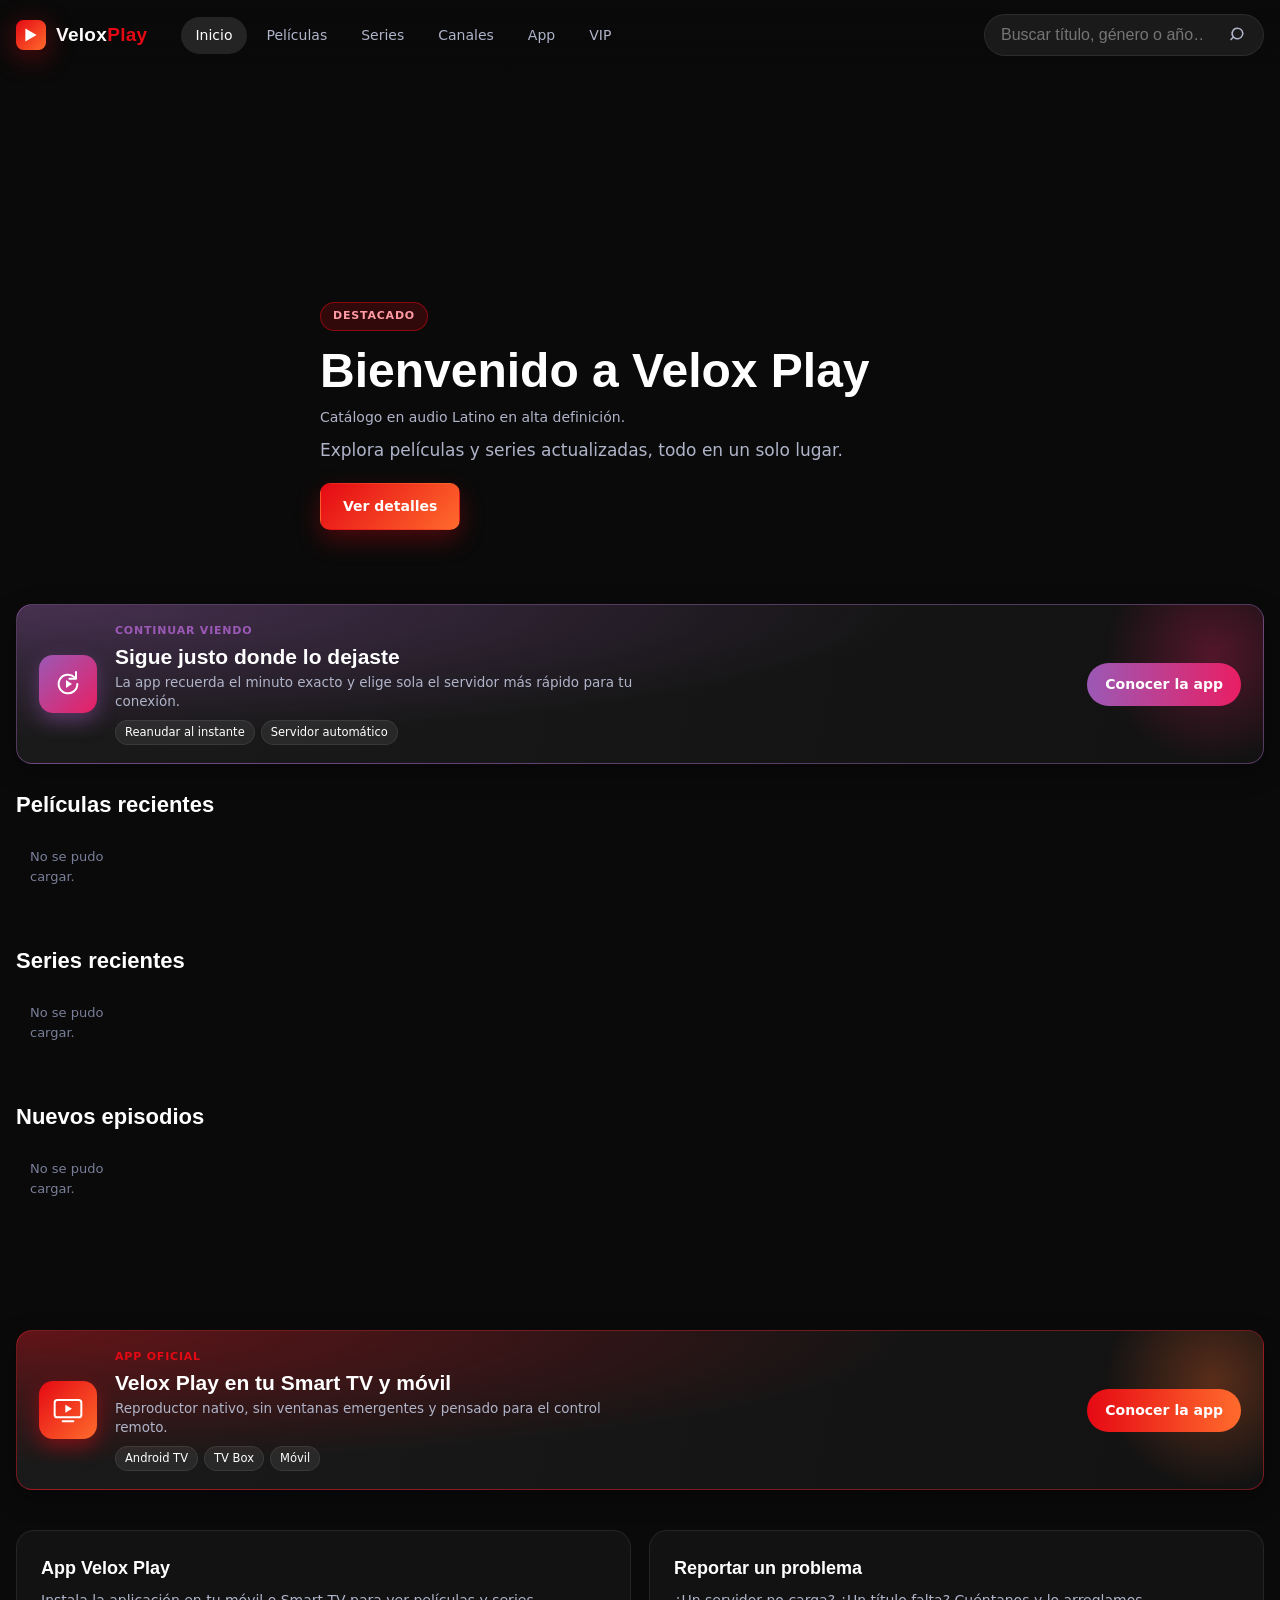
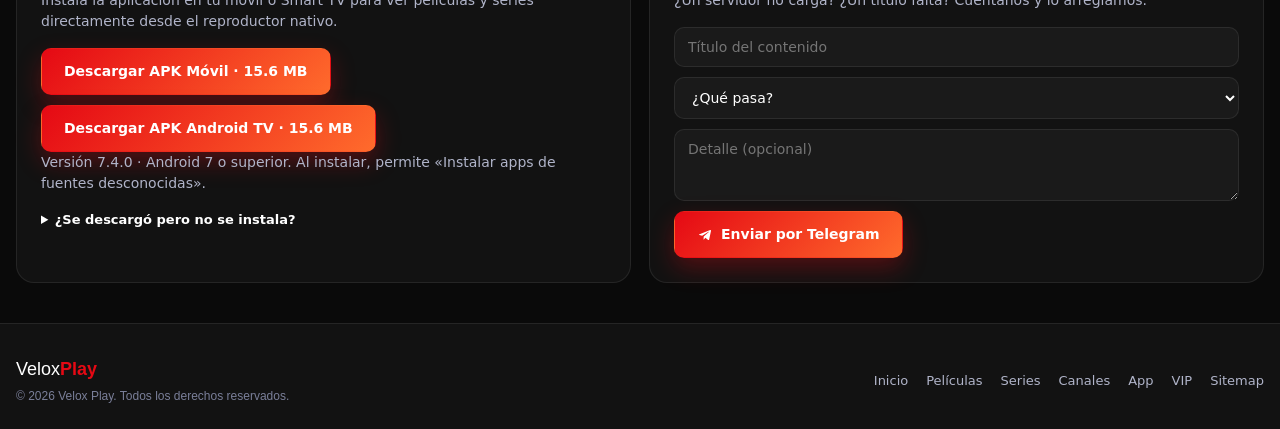
<file: index.html>
<!DOCTYPE html>
<html lang="es">
<head>
<meta charset="UTF-8" />
<meta http-equiv="Content-Security-Policy" content="default-src 'self'; script-src 'self'; style-src 'self' 'unsafe-inline' https://fonts.googleapis.com; font-src 'self' https://fonts.gstatic.com; img-src 'self' data: https:; connect-src 'self' https://iqebalrrvjmbtemlrigt.supabase.co; frame-src https:; media-src 'self' https: blob:; object-src 'none'; base-uri 'self'; form-action 'self'; upgrade-insecure-requests" />
<meta name="referrer" content="strict-origin-when-cross-origin" />
<meta name="viewport" content="width=device-width, initial-scale=1.0, viewport-fit=cover" />
<meta name="theme-color" content="#0a0a0a" />
<meta name="color-scheme" content="dark" />
<title>Velox Play — Películas y Series en Latino</title>
<meta name="description" content="Velox Play: catálogo de películas y series en audio Latino en alta definición. Explora los estrenos, lo más visto y mucho más." />
<meta name="keywords" content="velox play, peliculas, series, latino, HD, streaming, cinemaxplus" />
<meta name="robots" content="index,follow" />
<meta name="author" content="Velox Play" />
<meta name="google-site-verification" content="STGP4YSyU94hh-bEzj_2WWJMJvswsyFrWCLGjD6s4Sg" />
<meta property="og:url" content="https://flashanaaya18.github.io/velox-play-studio/" />
<link rel="canonical" href="https://flashanaaya18.github.io/velox-play-studio/" />

<!-- Open Graph -->
<meta property="og:type" content="website" />
<meta property="og:title" content="Velox Play — Películas y Series en Latino" />
<meta property="og:description" content="Catálogo de películas y series en audio Latino en alta definición." />
<meta property="og:image" content="https://flashanaaya18.github.io/velox-play-studio/assets/icons/nuevo.png" />
<meta property="og:site_name" content="Velox Play" />
<meta property="og:locale" content="es_MX" />

<!-- Twitter -->
<meta name="twitter:card" content="summary_large_image" />
<meta name="twitter:title" content="Velox Play" />
<meta name="twitter:description" content="Catálogo de películas y series en audio Latino." />
<meta name="twitter:image" content="https://flashanaaya18.github.io/velox-play-studio/assets/icons/nuevo.png" />

<!-- JSON-LD -->
<script type="application/ld+json">
{
  "@context": "https://schema.org",
  "@type": "WebSite",
  "name": "Velox Play",
  "url": "https://flashanaaya18.github.io/velox-play-studio/",
  "inLanguage": "es-MX",
  "potentialAction": {
    "@type": "SearchAction",
    "target": "https://flashanaaya18.github.io/velox-play-studio/?q={search_term_string}",
    "query-input": "required name=search_term_string"
  }
}
</script>

<link rel="icon" type="image/png" href="assets/icons/nuevo.png" />
<link rel="icon" type="image/svg+xml" href="assets/icon.svg" />
<link rel="apple-touch-icon" href="assets/icons/nuevo.png" />
<link rel="manifest" href="manifest.webmanifest" />
<link rel="preconnect" href="https://iqebalrrvjmbtemlrigt.supabase.co" crossorigin />
<link rel="dns-prefetch" href="https://iqebalrrvjmbtemlrigt.supabase.co" />
<link rel="dns-prefetch" href="https://fonts.googleapis.com" />
<link rel="dns-prefetch" href="https://fonts.gstatic.com" />
<link rel="preconnect" href="https://fonts.googleapis.com" />
<link rel="preconnect" href="https://fonts.gstatic.com" crossorigin />
<link rel="stylesheet" href="https://fonts.googleapis.com/css2?family=Space+Grotesk:wght@500;700&family=Inter:wght@400;500;600&display=swap" />
<link rel="stylesheet" href="css/styles.css" />
</head>
<body>

<header class="topbar" id="topbar">
  <div class="topbar__inner">
    <a href="index.html" class="brand" aria-label="Velox Play inicio">
      <svg class="brand__mark" viewBox="0 0 32 32" aria-hidden="true">
        <defs>
          <linearGradient id="bg" x1="0" y1="0" x2="1" y2="1">
            <stop offset="0" stop-color="#E50914"/>
            <stop offset="1" stop-color="#FF6B2C"/>
          </linearGradient>
        </defs>
        <rect width="32" height="32" rx="8" fill="url(#bg)"/>
        <path d="M10 9 L22 16 L10 23 Z" fill="#fff"/>
      </svg>
      <span class="brand__name">Velox<span>Play</span></span>
    </a>

    <button class="nav-toggle" type="button" id="nav-toggle" aria-label="Abrir menú" aria-expanded="false" aria-controls="nav">
      <span></span><span></span><span></span>
    </button>

    <nav class="nav" aria-label="Principal" id="nav">
      <a href="#inicio" class="nav__link is-active" data-view="inicio">Inicio</a>
      <a href="peliculas.html" class="nav__link">Películas</a>
      <a href="series.html" class="nav__link">Series</a>
      <a href="canales.html" class="nav__link">Canales</a>
      <a href="app.html" class="nav__link">App</a>
      <a href="vip.html" class="nav__link">VIP</a>
    </nav>

    <form class="search" id="buscador" role="search">
      <input id="q" type="search" placeholder="Buscar título, género o año…" aria-label="Buscar" autocomplete="off" aria-controls="buscador-resultados" aria-expanded="false" />
      <button type="submit" aria-label="Buscar">
        <svg viewBox="0 0 24 24" width="18" height="18" aria-hidden="true"><path fill="currentColor" d="M10 2a8 8 0 1 1-5.3 14l-3.2 3.2-1.4-1.4 3.2-3.2A8 8 0 0 1 10 2zm0 2a6 6 0 1 0 0 12 6 6 0 0 0 0-12z"/></svg>
      </button>
      <div id="buscador-resultados" class="buscador-resultados" role="listbox" aria-label="Resultados de búsqueda" hidden></div>
    </form>
  </div>
</header>

<main id="app">
  <!-- Hero -->
  <section class="hero" id="inicio" aria-label="Destacado">
    <div class="hero__bg" id="hero-bg"></div>
    <div class="hero__shade"></div>
    <div class="hero__content">
      <span class="hero__pill" id="hero-pill">Destacado</span>
      <h1 class="hero__title" id="hero-title">Bienvenido a Velox Play</h1>
      <p class="hero__meta" id="hero-meta">Catálogo en audio Latino en alta definición.</p>
      <p class="hero__text" id="hero-text">Explora películas y series actualizadas, todo en un solo lugar.</p>
      <div class="hero__cta">
        <a class="btn btn--primary" id="hero-btn" href="peliculas.html">Ver detalles</a>
      </div>
    </div>
  </section>

  <!-- Filas dinámicas -->
  <div class="ad-slot" data-ad="top"></div>
  <section id="rows" class="rows" aria-label="Catálogo"></section>
  <div class="ad-slot" data-ad="bottom"></div>

  <!-- App Android (próximamente) + Reportar -->
  <section class="apkbox" id="apk" aria-label="Descargas y reportes">
    <div class="apkbox__inner">
      <div class="apkbox__card">
        <h2 class="apkbox__h">App Velox Play</h2>
        <p>Instala la aplicación en tu móvil o Smart TV para ver películas y series directamente desde el reproductor nativo.</p>
        <div class="apkbox__btns">
          <a class="btn btn--primary" href="https://github.com/flashanaaya18/velox-play-studio/releases/download/v7.4.0/VeloxPlay-Movil-7.4.0.apk" rel="noopener">Descargar APK Móvil · 15.6 MB</a>
          <a class="btn btn--primary" href="https://github.com/flashanaaya18/velox-play-studio/releases/download/v7.4.0/VeloxPlay-TV-7.4.0.apk" rel="noopener">Descargar APK Android TV · 15.6 MB</a>
        </div>
        <p class="apk-nota">Versión 7.4.0 · Android 7 o superior. Al instalar, permite «Instalar apps de fuentes desconocidas».</p>
        <details class="apk-ayuda"><summary>¿Se descargó pero no se instala?</summary><ol>
          <li>Abre <strong>Archivos → Descargas</strong> y toca el archivo <code>VeloxPlay-…apk</code>.</li>
          <li>Si no pasa nada: <strong>Ajustes → Apps → Chrome</strong> (o Archivos) <strong>→ Instalar apps desconocidas → Permitir</strong>.</li>
          <li>Honor / Huawei / Xiaomi: desactiva <strong>Modo puro</strong> o <strong>Protección de instalación</strong> en Ajustes → Seguridad.</li>
          <li>En Smart TV / TV Box: descarga con la app <em>Downloader</em> o copia el APK a una USB y ábrelo con el administrador de archivos.</li>
        </ol></details>
      </div>
      <div class="apkbox__card">
        <h2 class="apkbox__h">Reportar un problema</h2>
        <p>¿Un servidor no carga? ¿Un título falta? Cuéntanos y lo arreglamos.</p>
        <form class="reportar" data-submit="VeloxReportar">
          <input type="text" id="r-titulo" placeholder="Título del contenido" aria-label="Título del contenido" required />
          <select id="r-motivo" aria-label="Motivo del reporte" required>
            <option value="">¿Qué pasa?</option>
            <option>No carga ningún servidor</option>
            <option>Audio no es Latino</option>
            <option>Episodios faltantes</option>
            <option>Poster o datos incorrectos</option>
            <option>Otro</option>
          </select>
          <textarea id="r-detalle" rows="3" placeholder="Detalle (opcional)" aria-label="Detalle (opcional)"></textarea>
          <button type="submit" class="btn btn--primary">
            <svg viewBox="0 0 24 24" width="16" height="16" aria-hidden="true"><path fill="currentColor" d="m9.78 18.65.28-4.23 7.68-6.92c.34-.31-.07-.46-.52-.19L7.74 13.3 3.64 12c-.88-.25-.89-.86.2-1.3l15.97-6.16c.73-.33 1.43.18 1.15 1.3l-2.72 12.81c-.19.91-.74 1.13-1.5.71L12.6 16.3l-1.99 1.93c-.23.23-.42.42-.83.42"/></svg>
            Enviar por Telegram
          </button>
        </form>
      </div>
    </div>
  </section>
</main>

<footer class="footer">
  <div class="footer__inner">
    <div class="footer__brand">
      <span>Velox<strong>Play</strong></span>
      <p>© <span id="y"></span> Velox Play. Todos los derechos reservados.</p>
    </div>
    <nav class="footer__nav" aria-label="Pie de página">
      <a href="index.html">Inicio</a>
      <a href="peliculas.html">Películas</a>
      <a href="series.html">Series</a>
      <a href="canales.html">Canales</a>
      <a href="app.html">App</a>
      <a href="vip.html">VIP</a>
      <a href="sitemap.xml">Sitemap</a>
    </nav>
  </div>
</footer>

<!-- Toast -->
<div class="toast" id="toast" role="status" aria-live="polite"></div>

<script src="js/config.js"></script>
<script src="js/ui.js"></script>
<script type="module" src="js/app.js"></script>
<script src="js/buscador.js"></script>
</body>
</html>
</file>
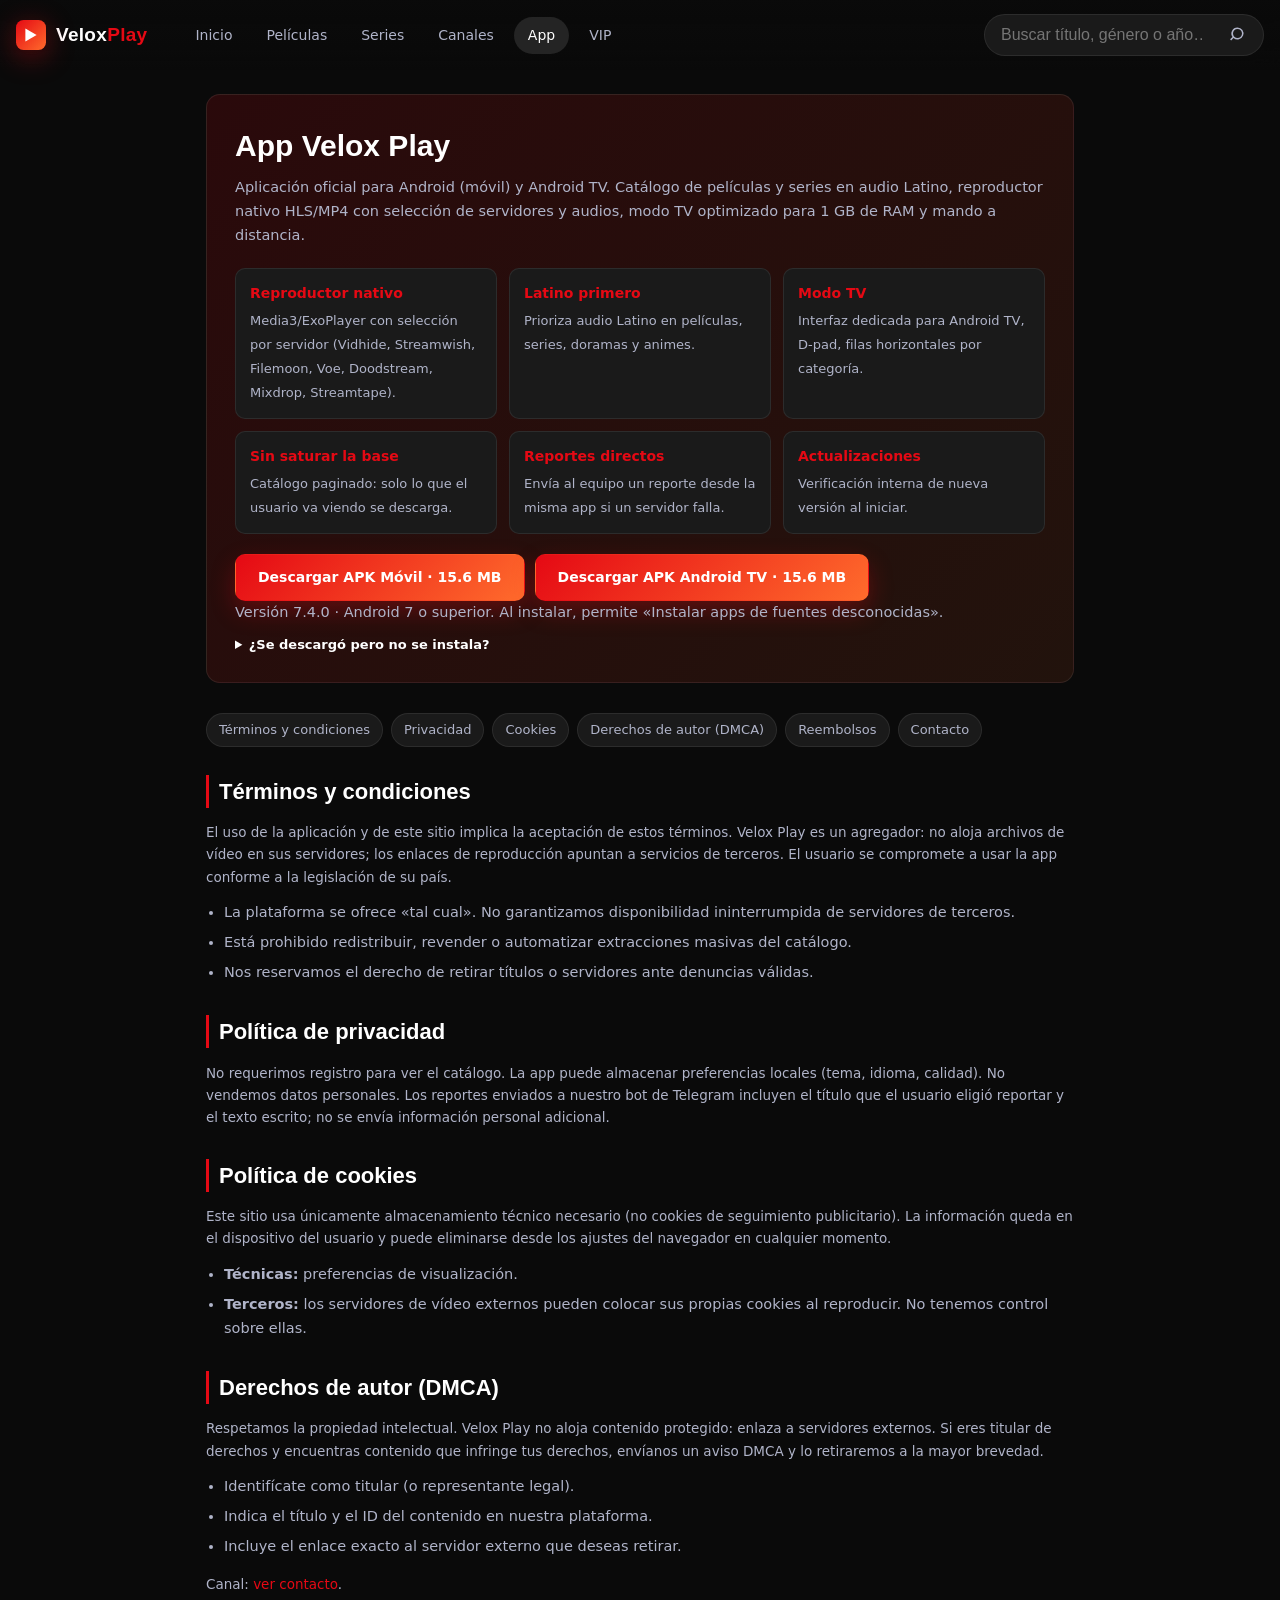
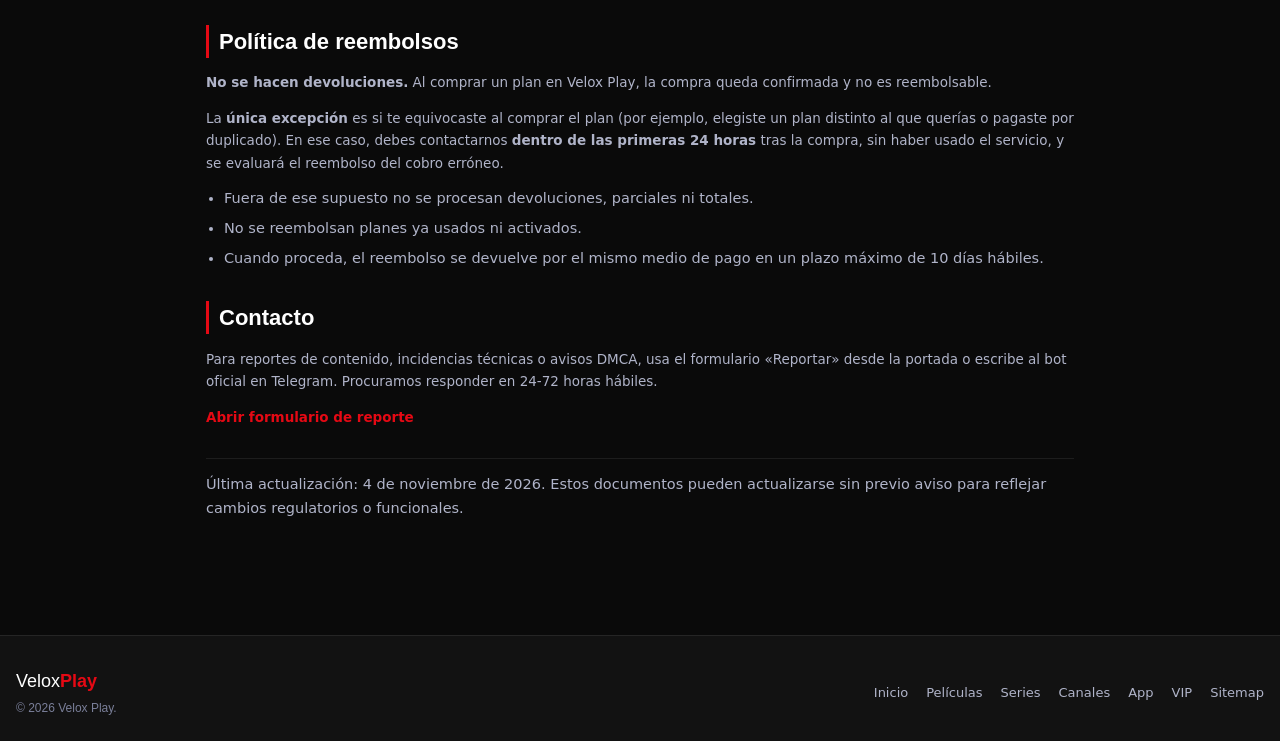
<file: app.html>
<!DOCTYPE html>
<html lang="es">
<head>
<meta charset="UTF-8" />
<meta http-equiv="Content-Security-Policy" content="default-src 'self'; script-src 'self'; style-src 'self' 'unsafe-inline' https://fonts.googleapis.com; font-src 'self' https://fonts.gstatic.com; img-src 'self' data: https:; connect-src 'self' https://iqebalrrvjmbtemlrigt.supabase.co; frame-src https:; media-src 'self' https: blob:; object-src 'none'; base-uri 'self'; form-action 'self'; upgrade-insecure-requests" />
<meta name="referrer" content="strict-origin-when-cross-origin" />
<meta name="viewport" content="width=device-width, initial-scale=1.0, viewport-fit=cover" />
<meta name="theme-color" content="#0a0a0a" />
<meta name="color-scheme" content="dark" />
<title>App Velox Play — Info y Legal</title>
<meta name="description" content="Información sobre la aplicación Velox Play para Android y Android TV, términos y condiciones, política de cookies, derechos de autor y política de reembolsos." />
<meta name="robots" content="index,follow" />
<meta property="og:type" content="website" />
<meta property="og:title" content="App Velox Play para Android y Android TV" />
<meta property="og:description" content="Descarga la app Velox Play para Android y Android TV; términos, privacidad y contacto." />
<meta property="og:image" content="https://flashanaaya18.github.io/velox-play-studio/assets/icons/nuevo.png" />
<meta property="og:url" content="https://flashanaaya18.github.io/velox-play-studio/app.html" />
<meta name="twitter:card" content="summary_large_image" />
<link rel="canonical" href="https://flashanaaya18.github.io/velox-play-studio/app.html" />
<link rel="icon" type="image/png" href="assets/icons/nuevo.png" />
<link rel="icon" type="image/svg+xml" href="assets/icon.svg" />
<link rel="preconnect" href="https://iqebalrrvjmbtemlrigt.supabase.co" crossorigin />
<link rel="dns-prefetch" href="https://iqebalrrvjmbtemlrigt.supabase.co" />
<link rel="dns-prefetch" href="https://fonts.googleapis.com" />
<link rel="dns-prefetch" href="https://fonts.gstatic.com" />
<link rel="preconnect" href="https://fonts.googleapis.com" />
<link rel="preconnect" href="https://fonts.gstatic.com" crossorigin />
<link rel="stylesheet" href="https://fonts.googleapis.com/css2?family=Space+Grotesk:wght@500;700&family=Inter:wght@400;500;600&display=swap" />
<link rel="stylesheet" href="css/styles.css" />
<style>
  .doc { max-width: 900px; margin: 0 auto; padding: 24px 16px 60px; }
  .doc__hero { overflow-wrap: anywhere; background: linear-gradient(135deg, rgba(229,9,20,0.15), rgba(255,107,44,0.1)); border: 1px solid var(--border); border-radius: var(--radius); padding: clamp(16px, 4vw, 28px); margin-bottom: 28px; }
  .doc__hero h1 { font-family: "Space Grotesk", sans-serif; font-size: clamp(24px, 5vw, 30px); margin: 0 0 8px; }
  .doc__hero p { color: var(--text-dim); margin: 0; line-height: 1.6; }
  .doc__caracteristicas { display: grid; grid-template-columns: repeat(auto-fit, minmax(min(240px, 100%), 1fr)); gap: 12px; margin: 20px 0; }
  .feat { background: var(--surface); border: 1px solid var(--border); border-radius: var(--radius-sm); padding: 14px; }
  .feat strong { color: var(--accent); display: block; margin-bottom: 4px; font-size: 14px; }
  .feat span { color: var(--text-dim); font-size: 13px; line-height: 1.5; }
  .descargas { display: flex; flex-wrap: wrap; gap: 10px; margin-top: 16px; }
  .doc section { margin-bottom: 30px; }
  .doc h2 { font-family: 'Space Grotesk', sans-serif; font-size: 22px; margin: 0 0 10px; border-left: 3px solid var(--accent); padding-left: 10px; }
  .doc p, .doc li { color: var(--text-dim); line-height: 1.65; font-size: 14.5px; }
  .doc ul { padding-left: 18px; margin: 8px 0; }
  .doc li { margin-bottom: 6px; }
  .doc__nav { display: flex; flex-wrap: wrap; gap: 8px; margin: 14px 0 28px; }
  .doc__nav a { padding: 6px 12px; border-radius: 999px; font-size: 13px; background: var(--surface); border: 1px solid var(--border); color: var(--text-dim); }
  .doc__nav a:hover { color: var(--text); border-color: var(--accent); }
  .doc__legal p { font-size: 13.5px; }
  .doc__footer-note { color: var(--text-fade); font-size: 12.5px; margin-top: 30px; padding-top: 14px; border-top: 1px solid var(--border); }
</style>
</head>
<body>

<header class="topbar" id="topbar">
  <div class="topbar__inner">
    <a href="index.html" class="brand" aria-label="Velox Play inicio">
      <svg class="brand__mark" viewBox="0 0 32 32" aria-hidden="true">
        <defs><linearGradient id="bg" x1="0" y1="0" x2="1" y2="1"><stop offset="0" stop-color="#E50914"/><stop offset="1" stop-color="#FF6B2C"/></linearGradient></defs>
        <rect width="32" height="32" rx="8" fill="url(#bg)"/><path d="M10 9 L22 16 L10 23 Z" fill="#fff"/>
      </svg>
      <span class="brand__name">Velox<span>Play</span></span>
    </a>
    <button class="nav-toggle" type="button" id="nav-toggle" aria-label="Abrir menú" aria-expanded="false" aria-controls="nav">
      <span></span><span></span><span></span>
    </button>
    <nav class="nav" aria-label="Principal" id="nav">
      <a href="index.html" class="nav__link">Inicio</a>
      <a href="peliculas.html" class="nav__link">Películas</a>
      <a href="series.html" class="nav__link">Series</a>
      <a href="canales.html" class="nav__link">Canales</a>
      <a href="app.html" class="nav__link is-active">App</a>
      <a href="vip.html" class="nav__link">VIP</a>
    </nav>
    <form class="search" id="buscador" role="search">
      <input id="q" type="search" placeholder="Buscar título, género o año…" aria-label="Buscar" autocomplete="off" aria-controls="buscador-resultados" aria-expanded="false" />
      <button type="submit" aria-label="Buscar">
        <svg viewBox="0 0 24 24" width="18" height="18" aria-hidden="true"><path fill="currentColor" d="M10 2a8 8 0 1 1-5.3 14l-3.2 3.2-1.4-1.4 3.2-3.2A8 8 0 0 1 10 2zm0 2a6 6 0 1 0 0 12 6 6 0 0 0 0-12z"/></svg>
      </button>
      <div id="buscador-resultados" class="buscador-resultados" role="listbox" aria-label="Resultados de búsqueda" hidden></div>
    </form>
  </div>
</header>

<main class="doc">
  <section class="doc__hero" id="info">
    <h1>App Velox Play</h1>
    <p>Aplicación oficial para Android (móvil) y Android TV. Catálogo de películas y series en audio Latino, reproductor nativo HLS/MP4 con selección de servidores y audios, modo TV optimizado para 1&nbsp;GB de RAM y mando a distancia.</p>

    <div class="doc__caracteristicas">
      <div class="feat"><strong>Reproductor nativo</strong><span>Media3/ExoPlayer con selección por servidor (Vidhide, Streamwish, Filemoon, Voe, Doodstream, Mixdrop, Streamtape).</span></div>
      <div class="feat"><strong>Latino primero</strong><span>Prioriza audio Latino en películas, series, doramas y animes.</span></div>
      <div class="feat"><strong>Modo TV</strong><span>Interfaz dedicada para Android TV, D-pad, filas horizontales por categoría.</span></div>
      <div class="feat"><strong>Sin saturar la base</strong><span>Catálogo paginado: solo lo que el usuario va viendo se descarga.</span></div>
      <div class="feat"><strong>Reportes directos</strong><span>Envía al equipo un reporte desde la misma app si un servidor falla.</span></div>
      <div class="feat"><strong>Actualizaciones</strong><span>Verificación interna de nueva versión al iniciar.</span></div>
    </div>

    <div class="descargas">
      <a class="btn btn--primary" href="https://github.com/flashanaaya18/velox-play-studio/releases/download/v7.4.0/VeloxPlay-Movil-7.4.0.apk" rel="noopener">Descargar APK Móvil · 15.6 MB</a>
      <a class="btn btn--primary" href="https://github.com/flashanaaya18/velox-play-studio/releases/download/v7.4.0/VeloxPlay-TV-7.4.0.apk" rel="noopener">Descargar APK Android TV · 15.6 MB</a>
    </div>
        <p class="apk-nota">Versión 7.4.0 · Android 7 o superior. Al instalar, permite «Instalar apps de fuentes desconocidas».</p>
        <details class="apk-ayuda"><summary>¿Se descargó pero no se instala?</summary><ol>
          <li>Abre <strong>Archivos → Descargas</strong> y toca el archivo <code>VeloxPlay-…apk</code>.</li>
          <li>Si no pasa nada: <strong>Ajustes → Apps → Chrome</strong> (o Archivos) <strong>→ Instalar apps desconocidas → Permitir</strong>.</li>
          <li>Honor / Huawei / Xiaomi: desactiva <strong>Modo puro</strong> o <strong>Protección de instalación</strong> en Ajustes → Seguridad.</li>
          <li>En Smart TV / TV Box: descarga con la app <em>Downloader</em> o copia el APK a una USB y ábrelo con el administrador de archivos.</li>
        </ol></details>
  </section>

  <nav class="doc__nav" aria-label="Secciones legales">
    <a href="#terminos">Términos y condiciones</a>
    <a href="#privacidad">Privacidad</a>
    <a href="#cookies">Cookies</a>
    <a href="#derechos">Derechos de autor (DMCA)</a>
    <a href="#reembolsos">Reembolsos</a>
    <a href="#contacto">Contacto</a>
  </nav>

  <section class="doc__legal" id="terminos">
    <h2>Términos y condiciones</h2>
    <p>El uso de la aplicación y de este sitio implica la aceptación de estos términos. Velox Play es un agregador: no aloja archivos de vídeo en sus servidores; los enlaces de reproducción apuntan a servicios de terceros. El usuario se compromete a usar la app conforme a la legislación de su país.</p>
    <ul>
      <li>La plataforma se ofrece «tal cual». No garantizamos disponibilidad ininterrumpida de servidores de terceros.</li>
      <li>Está prohibido redistribuir, revender o automatizar extracciones masivas del catálogo.</li>
      <li>Nos reservamos el derecho de retirar títulos o servidores ante denuncias válidas.</li>
    </ul>
  </section>

  <section class="doc__legal" id="privacidad">
    <h2>Política de privacidad</h2>
    <p>No requerimos registro para ver el catálogo. La app puede almacenar preferencias locales (tema, idioma, calidad). No vendemos datos personales. Los reportes enviados a nuestro bot de Telegram incluyen el título que el usuario eligió reportar y el texto escrito; no se envía información personal adicional.</p>
  </section>

  <section class="doc__legal" id="cookies">
    <h2>Política de cookies</h2>
    <p>Este sitio usa únicamente almacenamiento técnico necesario (no cookies de seguimiento publicitario). La información queda en el dispositivo del usuario y puede eliminarse desde los ajustes del navegador en cualquier momento.</p>
    <ul>
      <li><strong>Técnicas:</strong> preferencias de visualización.</li>
      <li><strong>Terceros:</strong> los servidores de vídeo externos pueden colocar sus propias cookies al reproducir. No tenemos control sobre ellas.</li>
    </ul>
  </section>

  <section class="doc__legal" id="derechos">
    <h2>Derechos de autor (DMCA)</h2>
    <p>Respetamos la propiedad intelectual. Velox Play no aloja contenido protegido: enlaza a servidores externos. Si eres titular de derechos y encuentras contenido que infringe tus derechos, envíanos un aviso DMCA y lo retiraremos a la mayor brevedad.</p>
    <ul>
      <li>Identifícate como titular (o representante legal).</li>
      <li>Indica el título y el ID del contenido en nuestra plataforma.</li>
      <li>Incluye el enlace exacto al servidor externo que deseas retirar.</li>
    </ul>
    <p>Canal: <a href="#contacto" style="color:var(--accent)">ver contacto</a>.</p>
  </section>

  <section class="doc__legal" id="reembolsos">
    <h2>Política de reembolsos</h2>
    <p><strong>No se hacen devoluciones.</strong> Al comprar un plan en Velox Play, la compra queda confirmada y no es reembolsable.</p>
    <p>La <strong>única excepción</strong> es si te equivocaste al comprar el plan (por ejemplo, elegiste un plan distinto al que querías o pagaste por duplicado). En ese caso, debes contactarnos <strong>dentro de las primeras 24&nbsp;horas</strong> tras la compra, sin haber usado el servicio, y se evaluará el reembolso del cobro erróneo.</p>
    <ul>
      <li>Fuera de ese supuesto no se procesan devoluciones, parciales ni totales.</li>
      <li>No se reembolsan planes ya usados ni activados.</li>
      <li>Cuando proceda, el reembolso se devuelve por el mismo medio de pago en un plazo máximo de 10&nbsp;días hábiles.</li>
    </ul>
  </section>

  <section class="doc__legal" id="contacto">
    <h2>Contacto</h2>
    <p>Para reportes de contenido, incidencias técnicas o avisos DMCA, usa el formulario «Reportar» desde la portada o escribe al bot oficial en Telegram. Procuramos responder en 24-72&nbsp;horas hábiles.</p>
    <p><a href="index.html#apk" style="color:var(--accent);font-weight:600">Abrir formulario de reporte</a></p>
  </section>

  <p class="doc__footer-note">Última actualización: 4 de noviembre de 2026. Estos documentos pueden actualizarse sin previo aviso para reflejar cambios regulatorios o funcionales.</p>
</main>

<footer class="footer">
  <div class="footer__inner">
    <div class="footer__brand">
      <span>Velox<strong>Play</strong></span>
      <p>© <span id="y"></span> Velox Play.</p>
    </div>
    <nav class="footer__nav" aria-label="Pie de página">
      <a href="index.html">Inicio</a>
      <a href="peliculas.html">Películas</a>
      <a href="series.html">Series</a>
      <a href="canales.html">Canales</a>
      <a href="app.html">App</a>
      <a href="vip.html">VIP</a>
      <a href="sitemap.xml">Sitemap</a>
    </nav>
  </div>
</footer>

<script src="js/ui.js"></script>
<script src="js/config.js"></script>
<script src="js/buscador.js"></script>
</body>
</html>
</file>
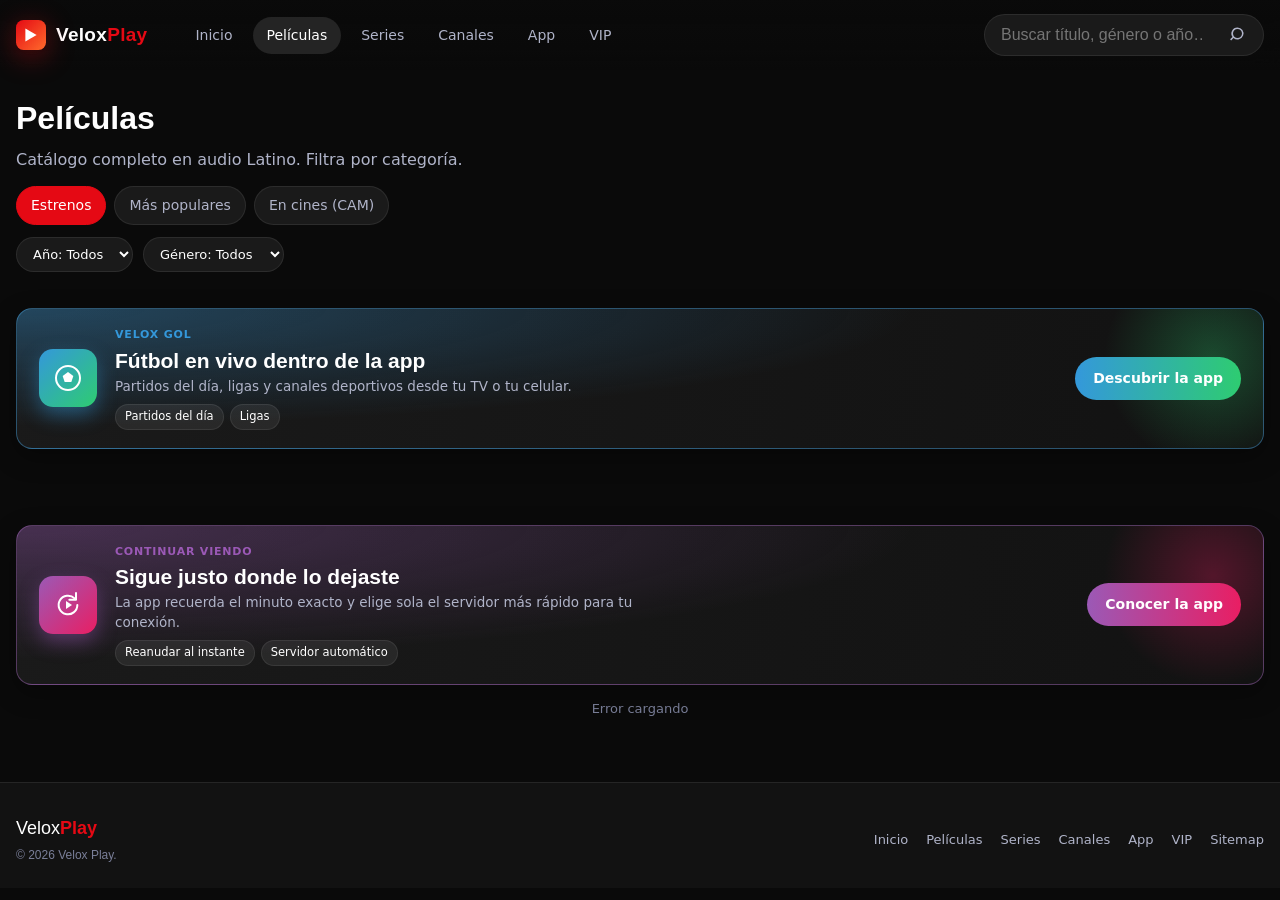
<file: peliculas.html>
<!DOCTYPE html>
<html lang="es">
<head>
<meta charset="UTF-8" />
<meta http-equiv="Content-Security-Policy" content="default-src 'self'; script-src 'self'; style-src 'self' 'unsafe-inline' https://fonts.googleapis.com; font-src 'self' https://fonts.gstatic.com; img-src 'self' data: https:; connect-src 'self' https://iqebalrrvjmbtemlrigt.supabase.co; frame-src https:; media-src 'self' https: blob:; object-src 'none'; base-uri 'self'; form-action 'self'; upgrade-insecure-requests" />
<meta name="referrer" content="strict-origin-when-cross-origin" />
<meta name="viewport" content="width=device-width, initial-scale=1.0, viewport-fit=cover" />
<meta name="theme-color" content="#0a0a0a" />
<meta name="color-scheme" content="dark" />
<title>Películas en Latino — Velox Play</title>
<meta name="description" content="Todas las películas en audio Latino de Velox Play. Filtra por estrenos, cartelera (CAM) y más populares." />
<meta name="robots" content="index,follow" />
<meta property="og:type" content="website" />
<meta property="og:title" content="Películas en Latino — Velox Play" />
<meta property="og:description" content="Todas las películas en audio Latino de Velox Play: estrenos, populares y cartelera." />
<meta property="og:image" content="https://flashanaaya18.github.io/velox-play-studio/assets/icons/nuevo.png" />
<meta property="og:url" content="https://flashanaaya18.github.io/velox-play-studio/peliculas.html" />
<meta name="twitter:card" content="summary_large_image" />
<link rel="canonical" href="https://flashanaaya18.github.io/velox-play-studio/peliculas.html" />
<link rel="icon" type="image/png" href="assets/icons/nuevo.png" />
<link rel="icon" type="image/svg+xml" href="assets/icon.svg" />
<link rel="preconnect" href="https://iqebalrrvjmbtemlrigt.supabase.co" crossorigin />
<link rel="dns-prefetch" href="https://iqebalrrvjmbtemlrigt.supabase.co" />
<link rel="dns-prefetch" href="https://fonts.googleapis.com" />
<link rel="dns-prefetch" href="https://fonts.gstatic.com" />
<link rel="preconnect" href="https://fonts.googleapis.com" />
<link rel="preconnect" href="https://fonts.gstatic.com" crossorigin />
<link rel="stylesheet" href="https://fonts.googleapis.com/css2?family=Space+Grotesk:wght@500;700&family=Inter:wght@400;500;600&display=swap" />
<link rel="stylesheet" href="css/styles.css" />
<style>
  .cat-header { max-width: 1400px; margin: 0 auto; padding: 24px 16px 8px; }
  .cat-header h1 { font-family: 'Space Grotesk', sans-serif; font-size: clamp(22px, 4vw, 32px); margin: 0 0 6px; }
  .cat-header p { color: var(--text-dim); margin: 0 0 14px; }
  .filtros { display: flex; flex-wrap: wrap; gap: 8px; margin-bottom: 12px; }
  .chip { padding: 8px 14px; border-radius: 999px; font-size: 14px; font-weight: 500; color: var(--text-dim); background: var(--surface); border: 1px solid var(--border); cursor: pointer; transition: border-color .2s, background-color .2s, color .2s; }
  .chip:hover { color: var(--text); border-color: var(--accent); }
  .chip.is-active { background: var(--accent); color: #fff; border-color: var(--accent); }
  .cat-grid { max-width: 1400px; margin: 0 auto; padding: 8px 16px 40px; display: grid; grid-template-columns: repeat(auto-fill, minmax(min(160px, 42vw), 1fr)); gap: 16px; }
  .cat-estado { max-width: 1400px; margin: 0 auto; padding: 0 16px 24px; color: var(--text-fade); font-size: 13px; text-align: center; }
  @media (max-width: 480px) {
    .cat-grid { grid-template-columns: repeat(auto-fill, minmax(120px, 1fr)); gap: 10px; }
    .cat-header h1 { font-size: 22px; }
  }
</style>
</head>
<body>

<header class="topbar" id="topbar">
  <div class="topbar__inner">
    <a href="index.html" class="brand" aria-label="Velox Play inicio">
      <svg class="brand__mark" viewBox="0 0 32 32" aria-hidden="true">
        <defs><linearGradient id="bg" x1="0" y1="0" x2="1" y2="1"><stop offset="0" stop-color="#E50914"/><stop offset="1" stop-color="#FF6B2C"/></linearGradient></defs>
        <rect width="32" height="32" rx="8" fill="url(#bg)"/><path d="M10 9 L22 16 L10 23 Z" fill="#fff"/>
      </svg>
      <span class="brand__name">Velox<span>Play</span></span>
    </a>
    <button class="nav-toggle" type="button" id="nav-toggle" aria-label="Abrir menú" aria-expanded="false" aria-controls="nav">
      <span></span><span></span><span></span>
    </button>
    <nav class="nav" aria-label="Principal" id="nav">
      <a href="index.html" class="nav__link">Inicio</a>
      <a href="peliculas.html" class="nav__link is-active">Películas</a>
      <a href="series.html" class="nav__link">Series</a>
      <a href="canales.html" class="nav__link">Canales</a>
      <a href="app.html" class="nav__link">App</a>
      <a href="vip.html" class="nav__link">VIP</a>
    </nav>
    <form class="search" id="buscador" role="search">
      <input id="q" type="search" placeholder="Buscar título, género o año…" aria-label="Buscar" autocomplete="off" aria-controls="buscador-resultados" aria-expanded="false" />
      <button type="submit" aria-label="Buscar">
        <svg viewBox="0 0 24 24" width="18" height="18" aria-hidden="true"><path fill="currentColor" d="M10 2a8 8 0 1 1-5.3 14l-3.2 3.2-1.4-1.4 3.2-3.2A8 8 0 0 1 10 2zm0 2a6 6 0 1 0 0 12 6 6 0 0 0 0-12z"/></svg>
      </button>
      <div id="buscador-resultados" class="buscador-resultados" role="listbox" aria-label="Resultados de búsqueda" hidden></div>
    </form>
  </div>
</header>

<main>
  <section class="cat-header">
    <h1>Películas</h1>
    <p>Catálogo completo en audio Latino. Filtra por categoría.</p>
    <div class="filtros" id="filtros" aria-label="Filtros de películas"></div>
    <div class="filtros-ext" id="filtros-ext" aria-label="Filtros avanzados"></div>
  </section>

  <div class="ad-slot" data-ad="top"></div>
  <section class="cat-grid" id="grid" aria-label="Lista de películas"></section>
  <div class="ad-slot" data-ad="bottom"></div>
  <div class="cat-estado" id="estado" aria-live="polite"></div>
</main>

<footer class="footer">
  <div class="footer__inner">
    <div class="footer__brand">
      <span>Velox<strong>Play</strong></span>
      <p>© <span id="y"></span> Velox Play.</p>
    </div>
    <nav class="footer__nav" aria-label="Pie de página">
      <a href="index.html">Inicio</a>
      <a href="peliculas.html">Películas</a>
      <a href="series.html">Series</a>
      <a href="canales.html">Canales</a>
      <a href="app.html">App</a>
      <a href="vip.html">VIP</a>
      <a href="sitemap.xml">Sitemap</a>
    </nav>
  </div>
</footer>

<div class="toast" id="toast" role="status" aria-live="polite"></div>

<script src="js/config.js"></script>
<script src="js/catalogo.js"></script>
<script src="js/ui.js"></script>
<script src="js/page-peliculas.js"></script>
<script src="js/buscador.js"></script>
</body>
</html>
</file>
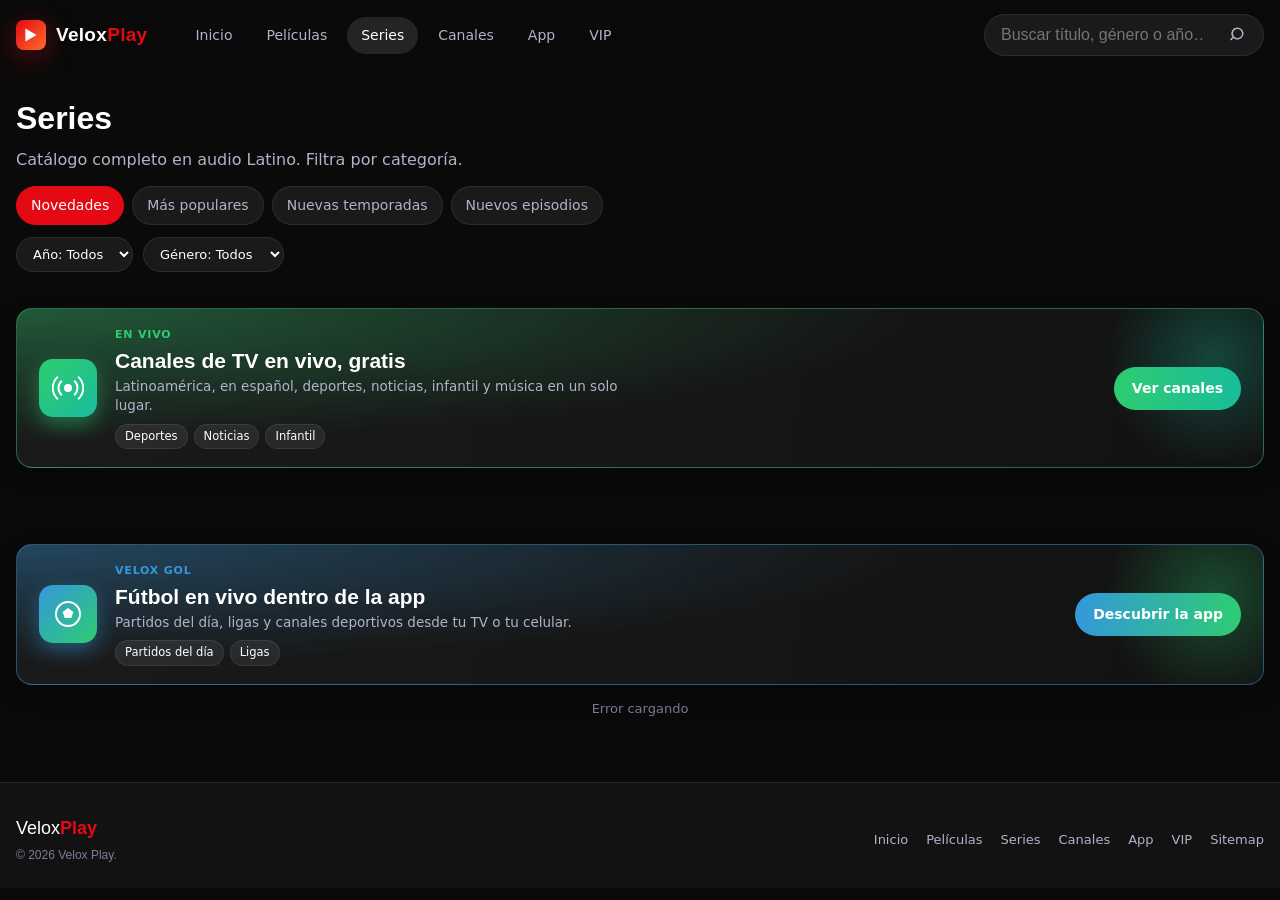
<file: series.html>
<!DOCTYPE html>
<html lang="es">
<head>
<meta charset="UTF-8" />
<meta http-equiv="Content-Security-Policy" content="default-src 'self'; script-src 'self'; style-src 'self' 'unsafe-inline' https://fonts.googleapis.com; font-src 'self' https://fonts.gstatic.com; img-src 'self' data: https:; connect-src 'self' https://iqebalrrvjmbtemlrigt.supabase.co; frame-src https:; media-src 'self' https: blob:; object-src 'none'; base-uri 'self'; form-action 'self'; upgrade-insecure-requests" />
<meta name="referrer" content="strict-origin-when-cross-origin" />
<meta name="viewport" content="width=device-width, initial-scale=1.0, viewport-fit=cover" />
<meta name="theme-color" content="#0a0a0a" />
<meta name="color-scheme" content="dark" />
<title>Series en Latino — Velox Play</title>
<meta name="description" content="Catálogo de series en audio Latino. Filtra por novedades, nuevas temporadas y nuevos episodios." />
<meta name="robots" content="index,follow" />
<meta property="og:type" content="website" />
<meta property="og:title" content="Series en Latino — Velox Play" />
<meta property="og:description" content="Catálogo de series en audio Latino: novedades, nuevas temporadas y nuevos episodios." />
<meta property="og:image" content="https://flashanaaya18.github.io/velox-play-studio/assets/icons/nuevo.png" />
<meta property="og:url" content="https://flashanaaya18.github.io/velox-play-studio/series.html" />
<meta name="twitter:card" content="summary_large_image" />
<link rel="canonical" href="https://flashanaaya18.github.io/velox-play-studio/series.html" />
<link rel="icon" type="image/png" href="assets/icons/nuevo.png" />
<link rel="icon" type="image/svg+xml" href="assets/icon.svg" />
<link rel="preconnect" href="https://iqebalrrvjmbtemlrigt.supabase.co" crossorigin />
<link rel="dns-prefetch" href="https://iqebalrrvjmbtemlrigt.supabase.co" />
<link rel="dns-prefetch" href="https://fonts.googleapis.com" />
<link rel="dns-prefetch" href="https://fonts.gstatic.com" />
<link rel="preconnect" href="https://fonts.googleapis.com" />
<link rel="preconnect" href="https://fonts.gstatic.com" crossorigin />
<link rel="stylesheet" href="https://fonts.googleapis.com/css2?family=Space+Grotesk:wght@500;700&family=Inter:wght@400;500;600&display=swap" />
<link rel="stylesheet" href="css/styles.css" />
<style>
  .cat-header { max-width: 1400px; margin: 0 auto; padding: 24px 16px 8px; }
  .cat-header h1 { font-family: 'Space Grotesk', sans-serif; font-size: clamp(22px, 4vw, 32px); margin: 0 0 6px; }
  .cat-header p { color: var(--text-dim); margin: 0 0 14px; }
  .filtros { display: flex; flex-wrap: wrap; gap: 8px; margin-bottom: 12px; }
  .chip { padding: 8px 14px; border-radius: 999px; font-size: 14px; font-weight: 500; color: var(--text-dim); background: var(--surface); border: 1px solid var(--border); cursor: pointer; transition: border-color .2s, background-color .2s, color .2s; }
  .chip:hover { color: var(--text); border-color: var(--accent); }
  .chip.is-active { background: var(--accent); color: #fff; border-color: var(--accent); }
  .cat-grid { max-width: 1400px; margin: 0 auto; padding: 8px 16px 40px; display: grid; grid-template-columns: repeat(auto-fill, minmax(min(160px, 42vw), 1fr)); gap: 16px; }
  .cat-estado { max-width: 1400px; margin: 0 auto; padding: 0 16px 24px; color: var(--text-fade); font-size: 13px; text-align: center; }
  @media (max-width: 480px) {
    .cat-grid { grid-template-columns: repeat(auto-fill, minmax(120px, 1fr)); gap: 10px; }
    .cat-header h1 { font-size: 22px; }
  }
</style>
</head>
<body>

<header class="topbar" id="topbar">
  <div class="topbar__inner">
    <a href="index.html" class="brand" aria-label="Velox Play inicio">
      <svg class="brand__mark" viewBox="0 0 32 32" aria-hidden="true">
        <defs><linearGradient id="bg" x1="0" y1="0" x2="1" y2="1"><stop offset="0" stop-color="#E50914"/><stop offset="1" stop-color="#FF6B2C"/></linearGradient></defs>
        <rect width="32" height="32" rx="8" fill="url(#bg)"/><path d="M10 9 L22 16 L10 23 Z" fill="#fff"/>
      </svg>
      <span class="brand__name">Velox<span>Play</span></span>
    </a>
    <button class="nav-toggle" type="button" id="nav-toggle" aria-label="Abrir menú" aria-expanded="false" aria-controls="nav">
      <span></span><span></span><span></span>
    </button>
    <nav class="nav" aria-label="Principal" id="nav">
      <a href="index.html" class="nav__link">Inicio</a>
      <a href="peliculas.html" class="nav__link">Películas</a>
      <a href="series.html" class="nav__link is-active">Series</a>
      <a href="canales.html" class="nav__link">Canales</a>
      <a href="app.html" class="nav__link">App</a>
      <a href="vip.html" class="nav__link">VIP</a>
    </nav>
    <form class="search" id="buscador" role="search">
      <input id="q" type="search" placeholder="Buscar título, género o año…" aria-label="Buscar" autocomplete="off" aria-controls="buscador-resultados" aria-expanded="false" />
      <button type="submit" aria-label="Buscar">
        <svg viewBox="0 0 24 24" width="18" height="18" aria-hidden="true"><path fill="currentColor" d="M10 2a8 8 0 1 1-5.3 14l-3.2 3.2-1.4-1.4 3.2-3.2A8 8 0 0 1 10 2zm0 2a6 6 0 1 0 0 12 6 6 0 0 0 0-12z"/></svg>
      </button>
      <div id="buscador-resultados" class="buscador-resultados" role="listbox" aria-label="Resultados de búsqueda" hidden></div>
    </form>
  </div>
</header>

<main>
  <section class="cat-header">
    <h1>Series</h1>
    <p>Catálogo completo en audio Latino. Filtra por categoría.</p>
    <div class="filtros" id="filtros" aria-label="Filtros de series"></div>
    <div class="filtros-ext" id="filtros-ext" aria-label="Filtros avanzados"></div>
  </section>

  <div class="ad-slot" data-ad="top"></div>
  <section class="cat-grid" id="grid" aria-label="Lista de series"></section>
  <div class="ad-slot" data-ad="bottom"></div>
  <div class="cat-estado" id="estado" aria-live="polite"></div>
</main>

<footer class="footer">
  <div class="footer__inner">
    <div class="footer__brand">
      <span>Velox<strong>Play</strong></span>
      <p>© <span id="y"></span> Velox Play.</p>
    </div>
    <nav class="footer__nav" aria-label="Pie de página">
      <a href="index.html">Inicio</a>
      <a href="peliculas.html">Películas</a>
      <a href="series.html">Series</a>
      <a href="canales.html">Canales</a>
      <a href="app.html">App</a>
      <a href="vip.html">VIP</a>
      <a href="sitemap.xml">Sitemap</a>
    </nav>
  </div>
</footer>

<div class="toast" id="toast" role="status" aria-live="polite"></div>

<script src="js/config.js"></script>
<script src="js/catalogo.js"></script>
<script src="js/ui.js"></script>
<script src="js/page-series.js"></script>
<script src="js/buscador.js"></script>
</body>
</html>
</file>
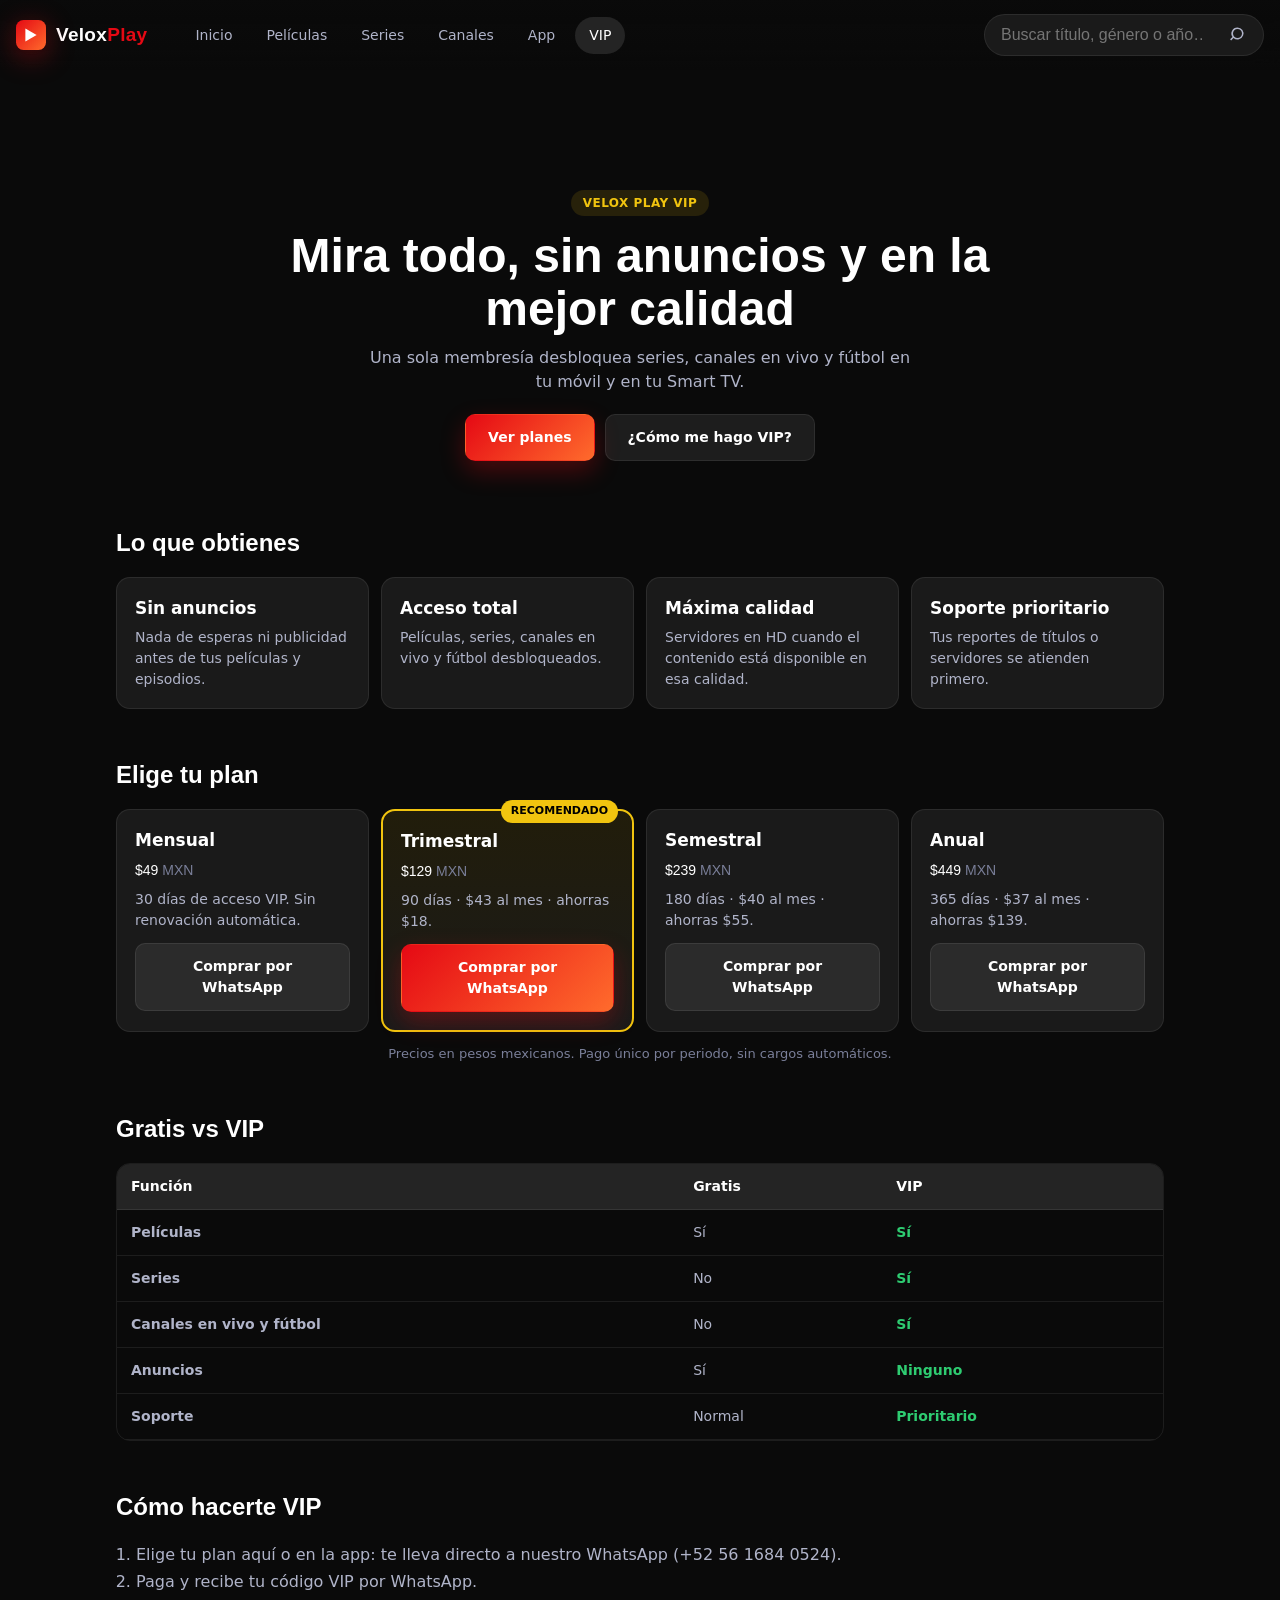
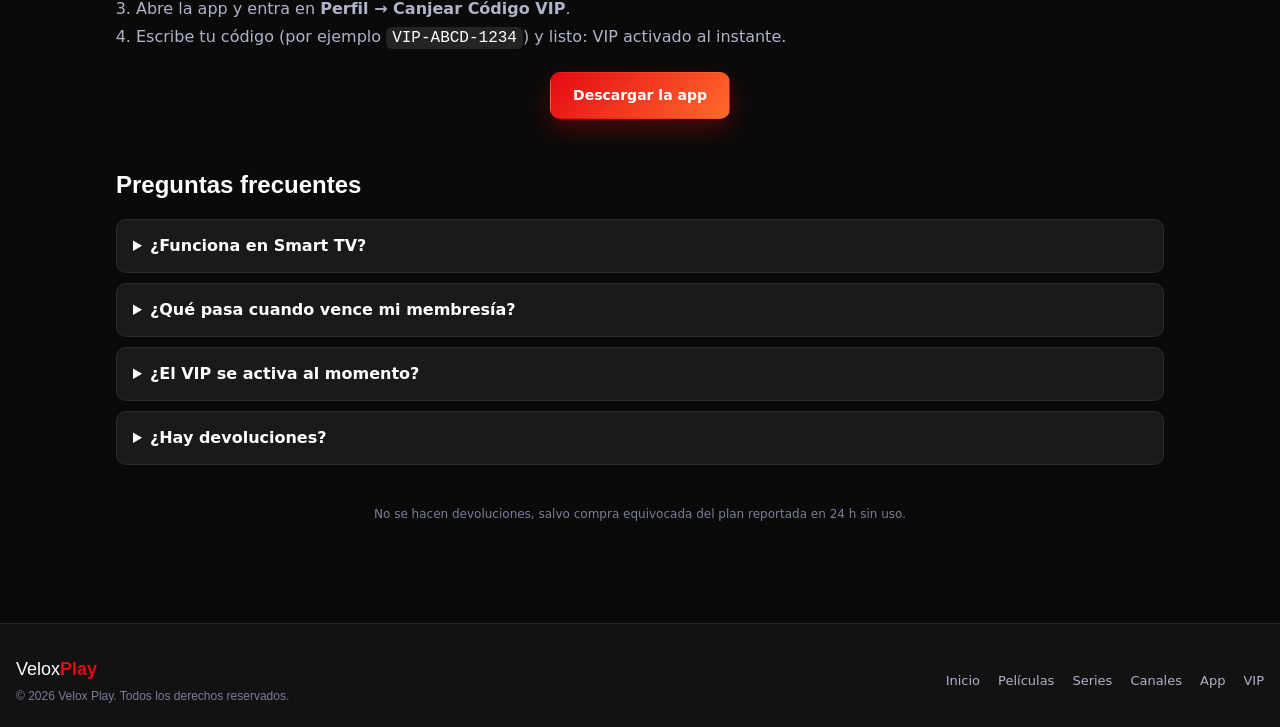
<file: vip.html>
<!DOCTYPE html>
<html lang="es">
<head>
<meta charset="UTF-8" />
<meta http-equiv="Content-Security-Policy" content="default-src 'self'; script-src 'self'; style-src 'self' 'unsafe-inline' https://fonts.googleapis.com; font-src 'self' https://fonts.gstatic.com; img-src 'self' data: https:; connect-src 'self' https://iqebalrrvjmbtemlrigt.supabase.co; frame-src https:; media-src 'self' https: blob:; object-src 'none'; base-uri 'self'; form-action 'self'; upgrade-insecure-requests" />
<meta name="viewport" content="width=device-width, initial-scale=1.0, viewport-fit=cover" />
<meta name="theme-color" content="#0a0a0a" />
<meta name="color-scheme" content="dark" />
<title>Velox Play VIP — Sin anuncios y acceso total</title>
<meta name="description" content="Hazte VIP en Velox Play: sin anuncios, acceso a series, canales en vivo y fútbol, máxima calidad y soporte prioritario." />
<meta name="robots" content="index,follow" />
<meta property="og:url" content="https://flashanaaya18.github.io/velox-play-studio/vip.html" />
<meta name="twitter:card" content="summary_large_image" />
<link rel="canonical" href="https://flashanaaya18.github.io/velox-play-studio/vip.html" />
<meta property="og:type" content="website" />
<meta property="og:title" content="Velox Play VIP" />
<meta property="og:description" content="Sin anuncios, acceso total y máxima calidad." />
<meta property="og:image" content="https://flashanaaya18.github.io/velox-play-studio/assets/icons/nuevo.png" />
<link rel="icon" type="image/png" href="assets/icons/nuevo.png" />
<link rel="icon" type="image/svg+xml" href="assets/icon.svg" />
<link rel="manifest" href="manifest.webmanifest" />
<link rel="preconnect" href="https://iqebalrrvjmbtemlrigt.supabase.co" crossorigin />
<link rel="dns-prefetch" href="https://iqebalrrvjmbtemlrigt.supabase.co" />
<link rel="dns-prefetch" href="https://fonts.googleapis.com" />
<link rel="dns-prefetch" href="https://fonts.gstatic.com" />
<link rel="preconnect" href="https://fonts.googleapis.com" />
<link rel="preconnect" href="https://fonts.gstatic.com" crossorigin />
<link rel="stylesheet" href="https://fonts.googleapis.com/css2?family=Space+Grotesk:wght@500;700&family=Inter:wght@400;500;600&display=swap" />
<link rel="stylesheet" href="css/styles.css" />
</head>
<body>

<header class="topbar" id="topbar">
  <div class="topbar__inner">
    <a href="index.html" class="brand" aria-label="Velox Play inicio">
      <svg class="brand__mark" viewBox="0 0 32 32" aria-hidden="true">
        <defs>
          <linearGradient id="bg" x1="0" y1="0" x2="1" y2="1">
            <stop offset="0" stop-color="#E50914"/>
            <stop offset="1" stop-color="#FF6B2C"/>
          </linearGradient>
        </defs>
        <rect width="32" height="32" rx="8" fill="url(#bg)"/>
        <path d="M10 9 L22 16 L10 23 Z" fill="#fff"/>
      </svg>
      <span class="brand__name">Velox<span>Play</span></span>
    </a>

    <button class="nav-toggle" type="button" id="nav-toggle" aria-label="Abrir menú" aria-expanded="false" aria-controls="nav">
      <span></span><span></span><span></span>
    </button>

    <nav class="nav" aria-label="Principal" id="nav">
      <a href="index.html" class="nav__link">Inicio</a>
      <a href="peliculas.html" class="nav__link">Películas</a>
      <a href="series.html" class="nav__link">Series</a>
      <a href="canales.html" class="nav__link">Canales</a>
      <a href="app.html" class="nav__link">App</a>
      <a href="vip.html" class="nav__link is-active" aria-current="page">VIP</a>
    </nav>
    <form class="search" id="buscador" role="search">
      <input id="q" type="search" placeholder="Buscar título, género o año…" aria-label="Buscar" autocomplete="off" aria-controls="buscador-resultados" aria-expanded="false" />
      <button type="submit" aria-label="Buscar">
        <svg viewBox="0 0 24 24" width="18" height="18" aria-hidden="true"><path fill="currentColor" d="M10 2a8 8 0 1 1-5.3 14l-3.2 3.2-1.4-1.4 3.2-3.2A8 8 0 0 1 10 2zm0 2a6 6 0 1 0 0 12 6 6 0 0 0 0-12z"/></svg>
      </button>
      <div id="buscador-resultados" class="buscador-resultados" role="listbox" aria-label="Resultados de búsqueda" hidden></div>
    </form>
  </div>
</header>

<main class="vip">
  <section class="vip-hero">
    <span class="vip-pill">Velox Play VIP</span>
    <h1 class="vip-hero__title">Mira todo, sin anuncios y en la mejor calidad</h1>
    <p class="vip-hero__text">Una sola membresía desbloquea series, canales en vivo y fútbol en tu móvil y en tu Smart TV.</p>
    <div class="vip-hero__cta">
      <a class="btn btn--primary" href="#planes">Ver planes</a>
      <a class="btn btn--ghost" href="#como">¿Cómo me hago VIP?</a>
    </div>
  </section>

  <section class="vip-section" aria-labelledby="ben-t">
    <h2 id="ben-t" class="vip-h2">Lo que obtienes</h2>
    <div class="vip-benefits">
      <article class="vip-benefit"><h3>Sin anuncios</h3><p>Nada de esperas ni publicidad antes de tus películas y episodios.</p></article>
      <article class="vip-benefit"><h3>Acceso total</h3><p>Películas, series, canales en vivo y fútbol desbloqueados.</p></article>
      <article class="vip-benefit"><h3>Máxima calidad</h3><p>Servidores en HD cuando el contenido está disponible en esa calidad.</p></article>
      <article class="vip-benefit"><h3>Soporte prioritario</h3><p>Tus reportes de títulos o servidores se atienden primero.</p></article>
    </div>
  </section>

  <section class="vip-section" id="planes" aria-labelledby="pl-t">
    <h2 id="pl-t" class="vip-h2">Elige tu plan</h2>
    <div class="vip-plans">
      <article class="vip-plan"><h3>Mensual</h3><p class="vip-plan__price">$49<span> MXN</span></p><p>30 días de acceso VIP. Sin renovación automática.</p><button class="btn btn--ghost vip-elegir" type="button" data-plan="mes_1">Comprar por WhatsApp</button></article>
      <article class="vip-plan vip-plan--rec"><span class="vip-plan__badge">Recomendado</span><h3>Trimestral</h3><p class="vip-plan__price">$129<span> MXN</span></p><p>90 días · $43 al mes · ahorras $18.</p><button class="btn btn--primary vip-elegir" type="button" data-plan="mes_3">Comprar por WhatsApp</button></article>
      <article class="vip-plan"><h3>Semestral</h3><p class="vip-plan__price">$239<span> MXN</span></p><p>180 días · $40 al mes · ahorras $55.</p><button class="btn btn--ghost vip-elegir" type="button" data-plan="mes_6">Comprar por WhatsApp</button></article>
      <article class="vip-plan"><h3>Anual</h3><p class="vip-plan__price">$449<span> MXN</span></p><p>365 días · $37 al mes · ahorras $139.</p><button class="btn btn--ghost vip-elegir" type="button" data-plan="ano_1">Comprar por WhatsApp</button></article>
    </div>
    <p class="vip-note">Precios en pesos mexicanos. Pago único por periodo, sin cargos automáticos.</p>
  </section>

  <section class="vip-section" aria-labelledby="cmp-t">
    <h2 id="cmp-t" class="vip-h2">Gratis vs VIP</h2>
    <div class="vip-table-wrap">
      <table class="vip-table">
        <thead><tr><th scope="col">Función</th><th scope="col">Gratis</th><th scope="col">VIP</th></tr></thead>
        <tbody>
          <tr><th scope="row">Películas</th><td>Sí</td><td>Sí</td></tr>
          <tr><th scope="row">Series</th><td>No</td><td>Sí</td></tr>
          <tr><th scope="row">Canales en vivo y fútbol</th><td>No</td><td>Sí</td></tr>
          <tr><th scope="row">Anuncios</th><td>Sí</td><td>Ninguno</td></tr>
          <tr><th scope="row">Soporte</th><td>Normal</td><td>Prioritario</td></tr>
        </tbody>
      </table>
    </div>
  </section>

  <section class="vip-section vip-how" id="como" aria-labelledby="como-t">
    <h2 id="como-t" class="vip-h2">Cómo hacerte VIP</h2>
    <ol class="vip-steps">
      <li>Elige tu plan aquí o en la app: te lleva directo a nuestro WhatsApp (+52 56 1684 0524).</li>
      <li>Paga y recibe tu código VIP por WhatsApp.</li>
      <li>Abre la app y entra en <strong>Perfil → Canjear Código VIP</strong>.</li>
      <li>Escribe tu código (por ejemplo <code>VIP-ABCD-1234</code>) y listo: VIP activado al instante.</li>
    </ol>
    <div class="vip-hero__cta">
      <a class="btn btn--primary" href="app.html">Descargar la app</a>
    </div>
  </section>

  <section class="vip-section" aria-labelledby="faq-t">
    <h2 id="faq-t" class="vip-h2">Preguntas frecuentes</h2>
    <div class="vip-faq">
      <details><summary>¿Funciona en Smart TV?</summary><p>Sí. La app tiene versión para Android TV y tu código funciona en ella.</p></details>
      <details><summary>¿Qué pasa cuando vence mi membresía?</summary><p>La app te avisa antes del vencimiento. Al vencer puedes seguir viendo películas en modo gratis o renovar con un nuevo código.</p></details>
      <details><summary>¿El VIP se activa al momento?</summary><p>Sí, en cuanto el código se valida la membresía queda activa.</p></details>
      <details><summary>¿Hay devoluciones?</summary><p>No se hacen devoluciones, salvo compra equivocada del plan reportada en 24 h sin uso.</p></details>
    </div>
  </section>

  <p class="vip-small">No se hacen devoluciones, salvo compra equivocada del plan reportada en 24 h sin uso.</p>
</main>

<footer class="footer">
  <div class="footer__inner">
    <div class="footer__brand">
      <span>Velox<strong>Play</strong></span>
      <p>© <span id="y"></span> Velox Play. Todos los derechos reservados.</p>
    </div>
    <nav class="footer__nav" aria-label="Pie de página">
      <a href="index.html">Inicio</a>
      <a href="peliculas.html">Películas</a>
      <a href="series.html">Series</a>
      <a href="canales.html">Canales</a>
      <a href="app.html">App</a>
      <a href="vip.html">VIP</a>
    </nav>
  </div>
</footer>

<script src="js/vip.js?v=3" defer></script>
<script src="js/config.js"></script>
<script src="js/ui.js"></script>
<script src="js/buscador.js"></script>
</body>
</html>
</file>
<file: css/styles.css>
/* Velox Play — tokens + base */
:root {
  /* Colores de marca */
  --rojo: #E50914;
  --negro: #0a0a0a;
  --blanco: #ffffff;
  --bg: var(--negro);
  --bg-2: #121212;
  --surface: #1a1a1a;
  --surface-2: #242424;
  --border: rgba(255,255,255,0.08);
  --text: var(--blanco);
  --text-dim: #B0B4C9;
  --text-fade: #7A7F99;
  --accent: var(--rojo);
  --accent-2: #FF6B2C;
  --ok: #2ECC71;
  --azul: #3498DB;
  --amarillo: #F1C40F;
  --morado: #9B59B6;
  --naranja: #E67E22;
  --rosa: #E91E63;
  --radius: 14px;
  --radius-sm: 10px;
  --shadow-lg: 0 24px 60px rgba(0,0,0,0.5);
  --shadow-md: 0 8px 24px rgba(0,0,0,0.35);
  color-scheme: dark;
}

* { box-sizing: border-box; }

html, body { margin: 0; padding: 0; }
body {
  background: var(--bg);
  color: var(--text);
  font-family: 'Inter', system-ui, -apple-system, BlinkMacSystemFont, Segoe UI, Roboto, sans-serif;
  font-size: clamp(14px, 0.35vw + 13px, 16px);
  line-height: 1.5;
  min-height: 100vh;
  overflow-x: hidden;
  padding-top: env(safe-area-inset-top, 0);
}
img, video, iframe, svg, canvas { max-width: 100%; }
img { display: block; height: auto; }
a { color: inherit; text-decoration: none; }
button { cursor: pointer; font: inherit; color: inherit; background: none; border: none; }

/* ========== Topbar ========== */
.topbar {
  position: sticky;
  top: 0;
  z-index: 50;
  background: linear-gradient(to bottom, rgba(10,10,10,0.98), rgba(10,10,10,0.8) 70%, rgba(10,10,10,0.6));
  backdrop-filter: blur(16px);
  -webkit-backdrop-filter: blur(16px);
  transition: background 0.3s;
}
.topbar--scrolled { background: rgba(10,10,10,0.96); border-bottom: 1px solid var(--border); }
.topbar__inner {
  max-width: 1400px;
  margin: 0 auto;
  display: flex;
  align-items: center;
  gap: 18px;
  padding: 14px max(16px, env(safe-area-inset-right, 0px)) 14px max(16px, env(safe-area-inset-left, 0px));
  min-width: 0;
}
.brand { display: flex; align-items: center; gap: 10px; flex-shrink: 0; }
.brand__mark { width: 30px; height: 30px; filter: drop-shadow(0 6px 14px rgba(229,9,20,0.4)); }
.brand__name {
  font-family: 'Space Grotesk', sans-serif;
  font-weight: 700;
  font-size: 19px;
  letter-spacing: 0.3px;
}
.brand__name span { color: var(--accent); }

.nav-toggle { display: none; width: 40px; height: 40px; border-radius: 10px; padding: 10px 8px; margin-left: auto; flex-direction: column; justify-content: space-between; align-items: stretch; border: 1px solid var(--border); background: rgba(255,255,255,0.03); }
.nav-toggle span { display: block; height: 2px; background: var(--text); border-radius: 2px; transition: transform .25s, opacity .2s; }
.nav-toggle[aria-expanded="true"] span:nth-child(1) { transform: translateY(7px) rotate(45deg); }
.nav-toggle[aria-expanded="true"] span:nth-child(2) { opacity: 0; }
.nav-toggle[aria-expanded="true"] span:nth-child(3) { transform: translateY(-7px) rotate(-45deg); }
.nav { display: flex; gap: 6px; margin-left: 16px; }
.nav__link {
  padding: 8px 14px;
  border-radius: 999px;
  font-size: 14px;
  font-weight: 500;
  color: var(--text-dim);
  transition: color 0.2s, background-color 0.2s;
}
.nav__link:hover { color: var(--text); background: var(--surface); }
.nav__link.is-active { color: var(--text); background: var(--surface-2); }

.search {
  position: relative;
  margin-left: auto;
  min-width: 0;
  display: flex;
  align-items: center;
  background: var(--surface);
  border: 1px solid var(--border);
  border-radius: 999px;
  padding: 4px 8px 4px 14px;
  gap: 4px;
  transition: border-color 0.2s;
}
.search:focus-within { border-color: var(--accent); }
.search input {
  background: transparent;
  border: 0;
  outline: 0;
  color: var(--text);
  font-size: 16px; /* 16px evita el zoom automático de iOS */
  width: 220px;
  min-width: 0;
}
.search button {
  display: grid;
  place-items: center;
  width: 32px;
  height: 32px;
  border-radius: 50%;
  color: var(--text-dim);
}
.search button:hover { color: var(--text); background: var(--surface-2); }

/* ========== Hero ========== */
.hero {
  position: relative;
  min-height: 520px;
  display: flex;
  align-items: flex-end;
  padding: 80px max(16px, env(safe-area-inset-left, 0)) 60px;
  overflow: hidden;
  isolation: isolate;
}
.hero__bg {
  position: absolute;
  inset: 0;
  background-size: cover;
  background-position: center;
  background-color: var(--bg-2);
  z-index: -2;
  transition: opacity 0.6s;
  opacity: 0;
}
.hero__bg.is-ready { opacity: 1; }
.hero__shade {
  position: absolute;
  inset: 0;
  background: linear-gradient(90deg, rgba(10,10,10,0.98) 0%, rgba(10,10,10,0.72) 40%, rgba(10,10,10,0.1) 70%),
              linear-gradient(0deg, rgba(10,10,10,1) 2%, transparent 60%);
  z-index: -1;
}
.hero__content {
  max-width: 1400px;
  margin: 0 auto;
  width: 100%;
  max-inline-size: 640px;
}
.hero__pill {
  display: inline-block;
  padding: 5px 12px;
  background: rgba(229,9,20,0.18);
  border: 1px solid rgba(229,9,20,0.5);
  color: #ff9aa2;
  border-radius: 999px;
  font-size: 11px;
  font-weight: 700;
  letter-spacing: 0.8px;
  text-transform: uppercase;
  margin-bottom: 14px;
}
.hero__title {
  font-family: 'Space Grotesk', sans-serif;
  font-weight: 700;
  font-size: clamp(28px, 5vw, 48px);
  line-height: 1.08;
  margin: 0 0 10px;
  text-wrap: balance;
}
.hero__meta { color: var(--text-dim); font-size: 14px; margin: 0 0 10px; }
.hero__text {
  color: var(--text-dim);
  font-size: 15px;
  margin: 0 0 20px;
  line-height: 1.5;
  display: -webkit-box;
  -webkit-line-clamp: 3;
  -webkit-box-orient: vertical;
  overflow: hidden;
}
.hero__cta { display: flex; gap: 10px; flex-wrap: wrap; }

.btn {
  display: inline-flex;
  align-items: center;
  gap: 8px;
  padding: 12px 22px;
  border-radius: 10px;
  font-weight: 600;
  font-size: 14px;
  transition: transform 0.15s, filter 0.15s;
  border: 1px solid transparent;
}
.btn:hover { transform: translateY(-1px); filter: brightness(1.08); }
.btn:active { transform: translateY(0); }
.btn--primary {
  background: linear-gradient(135deg, var(--accent), var(--accent-2));
  color: #fff;
  box-shadow: 0 10px 24px rgba(229,9,20,0.3);
}
.btn--ghost {
  background: rgba(255,255,255,0.08);
  color: var(--text);
  border-color: var(--border);
}

/* ========== Rows ========== */
.rows {
  max-width: 1400px;
  margin: 0 auto;
  padding: 10px max(16px, env(safe-area-inset-left, 0)) 60px;
}
.row { margin-bottom: 36px; }
.row__header {
  display: flex;
  align-items: baseline;
  gap: 10px;
  margin-bottom: 12px;
}
.row__title {
  font-family: 'Space Grotesk', sans-serif;
  font-weight: 700;
  font-size: 18px;
  margin: 0;
}
.row__count { color: var(--text-fade); font-size: 12px; }

.row__scroller {
  display: grid;
  grid-auto-flow: column;
  grid-auto-columns: 150px;
  gap: 12px;
  overflow-x: auto;
  overflow-y: hidden;
  scroll-snap-type: x proximity;
  scroll-padding-left: 16px;
  padding-bottom: 8px;
  scrollbar-width: thin;
  scrollbar-color: var(--surface-2) transparent;
}
.row__scroller::-webkit-scrollbar { height: 6px; }
.row__scroller::-webkit-scrollbar-thumb { background: var(--surface-2); border-radius: 3px; }

/* ========== Card ========== */
.card {
  position: relative;
  aspect-ratio: 2 / 3;
  border-radius: var(--radius);
  overflow: hidden;
  background: var(--surface);
  cursor: pointer;
  scroll-snap-align: start;
  transition: transform 0.2s, box-shadow 0.2s;
  isolation: isolate;
}
.card:hover {
  transform: translateY(-4px) scale(1.03);
  box-shadow: var(--shadow-lg);
  z-index: 2;
}
.card__poster {
  width: 100%;
  height: 100%;
  object-fit: cover;
  background: var(--surface-2);
  transition: transform 0.4s;
}
.card:hover .card__poster { transform: scale(1.06); }
.card__fade {
  position: absolute;
  inset: 0;
  background: linear-gradient(0deg, rgba(0,0,0,0.85) 0%, transparent 45%);
  opacity: 0;
  transition: opacity 0.2s;
}
.card:hover .card__fade { opacity: 1; }
.card__info {
  position: absolute;
  left: 10px;
  right: 10px;
  bottom: 8px;
  color: #fff;
  opacity: 0;
  transform: translateY(6px);
  transition: opacity 0.25s, transform 0.25s;
}
.card:hover .card__info { opacity: 1; transform: translateY(0); }
.card__title { font-weight: 600; font-size: 13px; line-height: 1.2; }
.card__sub { color: rgba(255,255,255,0.8); font-size: 11px; margin-top: 2px; }

.card__badges {
  position: absolute;
  top: 8px;
  left: 8px;
  display: flex;
  gap: 4px;
  flex-wrap: wrap;
}
.badge {
  padding: 3px 7px;
  border-radius: 6px;
  font-size: 10px;
  font-weight: 700;
  letter-spacing: 0.4px;
  text-transform: uppercase;
  color: #fff;
}
.badge--top { background: linear-gradient(135deg, var(--accent), var(--accent-2)); }
.badge--cam { background: var(--amarillo); color: #1a1a1a; }
.badge--new { background: var(--ok); }

/* Skeletons */
.skeleton {
  background: linear-gradient(90deg, var(--surface) 0%, var(--surface-2) 40%, var(--surface) 80%);
  background-size: 400% 100%;
  animation: shimmer 1.6s linear infinite;
}
@keyframes shimmer { 0% { background-position: 100% 0; } 100% { background-position: 0 0; } }

/* ========== Detail modal ========== */
.detail {
  position: fixed;
  inset: 0;
  z-index: 100;
  display: grid;
  place-items: center;
  padding: max(16px, env(safe-area-inset-top, 0));
}
.detail[hidden] { display: none; }
.detail__backdrop {
  position: absolute;
  inset: 0;
  background: rgba(0,0,0,0.75);
  backdrop-filter: blur(6px);
  -webkit-backdrop-filter: blur(6px);
}
.detail__card {
  position: relative;
  width: 100%;
  max-width: 920px;
  max-height: 92vh;
  background: var(--bg-2);
  border: 1px solid var(--border);
  border-radius: 18px;
  overflow: hidden;
  display: flex;
  flex-direction: column;
  box-shadow: var(--shadow-lg);
  animation: pop 0.2s ease-out;
}
@keyframes pop { from { opacity: 0; transform: scale(0.96); } to { opacity: 1; transform: scale(1); } }
.detail__close {
  position: absolute;
  top: 12px;
  right: 12px;
  width: 36px;
  height: 36px;
  border-radius: 50%;
  background: rgba(0,0,0,0.6);
  color: #fff;
  font-size: 22px;
  line-height: 36px;
  z-index: 3;
}
.detail__close:hover { background: rgba(0,0,0,0.85); }
.detail__hero {
  aspect-ratio: 16 / 9;
  background-size: cover;
  background-position: center;
  background-color: var(--surface);
  position: relative;
}
.detail__hero::after {
  content: '';
  position: absolute;
  inset: 0;
  background: linear-gradient(0deg, var(--bg-2) 0%, transparent 60%);
}
.detail__body {
  padding: 20px 24px 28px;
  overflow-y: auto;
}
.detail__body h2 {
  font-family: 'Space Grotesk', sans-serif;
  font-size: clamp(22px, 3vw, 30px);
  margin: 0 0 8px;
}
.detail__meta {
  color: var(--text-dim);
  font-size: 13px;
  display: flex;
  gap: 14px;
  flex-wrap: wrap;
  margin-bottom: 14px;
}
.detail__meta .dot { color: var(--text-fade); }
.detail__body p { color: var(--text-dim); margin: 0 0 20px; line-height: 1.6; }
.detail__body h3 {
  font-family: 'Space Grotesk', sans-serif;
  font-size: 16px;
  margin: 16px 0 10px;
}

/* Server picker */
.srv-grid { display: grid; grid-template-columns: repeat(auto-fill, minmax(min(180px, 100%), 1fr)); gap: 10px; }
.srv {
  display: flex;
  align-items: center;
  gap: 10px;
  padding: 12px 14px;
  border-radius: var(--radius-sm);
  border: 1.5px solid var(--border);
  background: var(--surface);
  color: var(--text);
  transition: transform 0.15s, background 0.15s;
  text-align: left;
}
.srv:hover { transform: translateY(-2px); }
.srv__dot { width: 10px; height: 10px; border-radius: 50%; flex: none; }
.srv__name { font-size: 13px; font-weight: 600; flex: 1; overflow: hidden; text-overflow: ellipsis; white-space: nowrap; }
.srv__lang {
  font-size: 10px;
  padding: 3px 7px;
  background: rgba(0,0,0,0.3);
  border-radius: 5px;
  font-weight: 700;
}

/* Temporadas */
.tabs { display: flex; gap: 6px; margin-bottom: 12px; flex-wrap: wrap; }
.tab {
  padding: 7px 14px;
  border-radius: 999px;
  background: var(--surface);
  color: var(--text-dim);
  font-size: 13px;
  font-weight: 500;
}
.tab.is-active { background: var(--accent); color: #fff; }
.episodios { list-style: none; padding: 0; margin: 0; display: flex; flex-direction: column; gap: 6px; }
.episodios li {
  padding: 12px 14px;
  background: var(--surface);
  border-radius: var(--radius-sm);
  display: flex;
  align-items: center;
  gap: 10px;
  cursor: pointer;
  transition: background 0.15s;
}
.episodios li:hover { background: var(--surface-2); }
.episodios .ep-num { color: var(--accent); font-weight: 700; font-size: 13px; width: 46px; flex: none; }
.episodios .ep-tit { font-size: 14px; }

/* ========== Footer ========== */
.footer {
  border-top: 1px solid var(--border);
  padding: 32px max(16px, env(safe-area-inset-left, 0));
  margin-top: 40px;
  background: var(--bg-2);
}
.footer__inner {
  max-width: 1400px;
  margin: 0 auto;
  display: flex;
  justify-content: space-between;
  align-items: center;
  gap: 20px;
  flex-wrap: wrap;
}
.footer__brand {
  font-family: 'Space Grotesk', sans-serif;
  font-size: 18px;
}
.footer__brand strong { color: var(--accent); }
.footer__brand p { font-family: 'Inter', sans-serif; font-size: 12px; color: var(--text-fade); margin: 4px 0 0; }
.footer__nav { display: flex; flex-wrap: wrap; gap: 10px 18px; font-size: 13px; color: var(--text-dim); }
.footer__nav a:hover { color: var(--text); }

/* ========== Toast ========== */
.toast {
  position: fixed;
  left: 50%;
  bottom: 24px;
  transform: translateX(-50%) translateY(20px);
  background: var(--surface-2);
  color: var(--text);
  padding: 12px 20px;
  border-radius: 10px;
  font-size: 13px;
  box-shadow: var(--shadow-md);
  opacity: 0;
  pointer-events: none;
  transition: opacity 0.25s, transform 0.25s;
  z-index: 200;
}
.toast.is-visible { opacity: 1; transform: translateX(-50%) translateY(0); }

/* ========== Responsive ========== */
@media (max-width: 840px) {
  .nav-toggle { display: flex; }
  .topbar__inner { flex-wrap: wrap; }
  /* Buscador: fila completa bajo la marca */
  .search { order: 3; width: 100%; flex-basis: 100%; margin: 4px 0 0; }
  .search input { width: 100%; flex: 1; }
  .topbar__inner { position: relative; }
  .nav {
    position: absolute;
    top: 100%;
    left: 0;
    right: 0;
    margin: 0;
    flex-direction: column;
    gap: 2px;
    padding: 10px max(16px, env(safe-area-inset-right, 0px)) 14px max(16px, env(safe-area-inset-left, 0px));
    background: rgba(10,10,10,0.98);
    border-bottom: 1px solid var(--border);
    box-shadow: var(--shadow-md);
    opacity: 0;
    visibility: hidden;
    transform: translateY(-8px);
    transition: opacity .22s ease, transform .22s ease, visibility 0s linear .22s;
    pointer-events: none;
  }
  .nav.is-open {
    opacity: 1;
    visibility: visible;
    transform: translateY(0);
    transition: opacity .22s ease, transform .22s ease, visibility 0s;
    pointer-events: auto;
  }
  .nav__link { padding: 12px 14px; border-radius: 10px; font-size: 15px; }
  .hero { min-height: 420px; padding-top: 60px; }
  .row__scroller { grid-auto-columns: 120px; }
}
@media (max-width: 480px) {
  .topbar__inner { gap: 10px; padding: 10px 12px; }
  .brand__name { font-size: 16px; }
  .search { padding-left: 10px; }
  .hero { min-height: 380px; padding: 50px 14px 36px; }
  .hero__title { font-size: 26px; }
  .rows { padding: 10px 12px 40px; }
  .row__scroller { grid-auto-columns: 108px; gap: 8px; }
  .detail__body { padding: 16px; }
  .srv-grid { grid-template-columns: 1fr; }
  .footer__inner { flex-direction: column; text-align: center; }
}

/* Honra el usuario que prefiere menos animación */
@media (prefers-reduced-motion: reduce) {
  * { animation-duration: 0.001s !important; transition-duration: 0.001s !important; }
}

/* ========== APK + Reportar ========== */
.apkbox {
  max-width: 1400px;
  margin: 40px auto 0;
  padding: 0 max(16px, env(safe-area-inset-left, 0));
}
.apkbox__inner {
  display: grid;
  grid-template-columns: repeat(auto-fit, minmax(min(300px, 100%), 1fr));
  gap: 18px;
}
.apkbox__card {
  background: var(--bg-2);
  border: 1px solid var(--border);
  border-radius: 18px;
  padding: 24px;
}
.apkbox__card h3, .apkbox__h {
  font-family: 'Space Grotesk', sans-serif;
  margin: 0 0 8px;
  font-size: 18px;
}
.apkbox__card p { color: var(--text-dim); font-size: 14px; margin: 0 0 16px; line-height: 1.5; }
.apkbox__btns { display: flex; gap: 10px; flex-wrap: wrap; }
.apkbox__btns .btn[disabled] { opacity: 0.55; cursor: not-allowed; }

.reportar { display: flex; flex-direction: column; gap: 10px; }
.reportar input,
.reportar select,
.reportar textarea {
  background: var(--surface);
  border: 1px solid var(--border);
  color: var(--text);
  border-radius: 10px;
  padding: 11px 13px;
  font-size: 14px;
  font-family: inherit;
  outline: none;
  transition: border-color 0.15s;
}
.reportar input:focus,
.reportar select:focus,
.reportar textarea:focus { border-color: var(--accent); }
.reportar textarea { resize: vertical; min-height: 68px; }
.reportar .btn { align-self: flex-start; }

/* ========== Player iframe ========== */
.player {
  position: fixed;
  inset: 0;
  z-index: 150;
  display: grid;
  place-items: center;
  padding: max(12px, env(safe-area-inset-top, 0));
}
.player[hidden] { display: none; }
.player__backdrop {
  position: absolute;
  inset: 0;
  background: rgba(0,0,0,0.92);
  backdrop-filter: blur(6px);
}
.player__frame {
  position: relative;
  width: min(1200px, 100%);
  aspect-ratio: 16 / 9;
  background: #000;
  border-radius: 14px;
  overflow: hidden;
  box-shadow: var(--shadow-lg);
}
.player__frame iframe {
  width: 100%;
  height: 100%;
  border: 0;
  background: #000;
}
.player__close {
  position: absolute;
  top: -42px;
  right: 0;
  width: 36px;
  height: 36px;
  border-radius: 50%;
  background: rgba(255,255,255,0.14);
  color: #fff;
  font-size: 22px;
  line-height: 36px;
  z-index: 5;
}
.player__close:hover { background: rgba(255,255,255,0.28); }
@media (max-width: 480px) {
  .player__close { top: 4px; right: 4px; }
  .player__frame { border-radius: 0; height: 100%; aspect-ratio: auto; width: 100%; }
}

.episodios .ep-badge {
  margin-left: auto;
  font-size: 10px;
  font-weight: 700;
  padding: 3px 8px;
  border-radius: 6px;
  background: rgba(46,204,113,0.18);
  color: #4ed88b;
  text-transform: uppercase;
  letter-spacing: 0.5px;
}
.episodios .ep-badge--off { background: rgba(255,255,255,0.08); color: var(--text-fade); }

/* ========== Detalle v2 — layout mejorado ========== */
.detail-grid { display: grid; grid-template-columns: 1fr; gap: 20px; }
@media (min-width: 900px) {
  .detail-grid.detail-grid--peli { grid-template-columns: 280px 1fr; align-items: start; }
  .detail-grid.detail-grid--serie { grid-template-columns: 1fr 320px; align-items: start; }
}

.detail-side { display: flex; flex-direction: column; gap: 14px; }
.detail-side__poster { width: 100%; aspect-ratio: 2/3; border-radius: 10px; object-fit: cover; box-shadow: var(--shadow-md); background: var(--surface-2); }

.srv-stack { display: grid; grid-template-columns: 1fr; gap: 8px; }
.srv-stack .srv { justify-content: flex-start; }

.langs { display: flex; flex-wrap: wrap; gap: 6px; }
.lang-pill { padding: 4px 10px; border-radius: 999px; background: var(--surface-2); color: var(--text-dim); font-size: 12px; font-weight: 600; letter-spacing: .3px; }
.lang-pill.is-active { background: var(--accent); color: #fff; }

/* Series: panel episodios + temporadas con prev/next */
.serie-body { display: flex; flex-direction: column; gap: 14px; }
.ep-nav { display: flex; align-items: center; gap: 10px; background: var(--surface); border: 1px solid var(--border); border-radius: 10px; padding: 8px 10px; }
.ep-nav__btn { padding: 6px 10px; background: var(--surface-2); border-radius: 8px; color: var(--text); font-weight: 600; font-size: 13px; }
.ep-nav__btn[disabled] { opacity: .35; cursor: not-allowed; }
.ep-nav__sel { flex: 1; background: var(--surface-2); color: var(--text); border: 1px solid var(--border); border-radius: 8px; padding: 6px 10px; font: inherit; }

.epi-panel { background: var(--surface); border: 1px solid var(--border); border-radius: 12px; padding: 10px; }
.epi-panel h4 { margin: 2px 4px 10px; font-size: 14px; font-weight: 700; color: var(--text); font-family: 'Space Grotesk', sans-serif; letter-spacing: .3px; }
.epi-list { list-style: none; padding: 0; margin: 0; max-height: 360px; overflow-y: auto; display: grid; gap: 4px; }
.epi-list li { display: flex; align-items: center; gap: 8px; padding: 8px 10px; border-radius: 8px; cursor: pointer; transition: background .15s; font-size: 13.5px; }
.epi-list li:hover, .epi-list li.is-active { background: var(--surface-2); }
.epi-list li.is-active { outline: 1px solid var(--accent); }
.epi-list .ep-n { min-width: 48px; color: var(--accent); font-weight: 700; font-size: 12px; }
.epi-list .ep-t { flex: 1; color: var(--text); }
.epi-list .ep-b { font-size: 11px; color: var(--text-fade); }

/* Similares */
.similares { margin-top: 18px; }
.similares h3 { font-size: 15px; margin: 0 0 10px; font-family: 'Space Grotesk', sans-serif; }
.sim-grid { display: grid; grid-template-columns: repeat(auto-fill, minmax(100px, 1fr)); gap: 8px; }
.sim-card { cursor: pointer; border-radius: 8px; overflow: hidden; background: var(--surface-2); aspect-ratio: 2/3; position: relative; }
.sim-card img { width: 100%; height: 100%; object-fit: cover; display: block; }
.sim-card span { position: absolute; left: 0; right: 0; bottom: 0; padding: 4px 6px; font-size: 11px; background: linear-gradient(to top, rgba(0,0,0,0.9), transparent); color: #fff; white-space: nowrap; overflow: hidden; text-overflow: ellipsis; }

/* Badge +18 */
.badge--adulto { background: linear-gradient(135deg, #E50914, #B20610); color: #fff; }

/* Advertencia +18 */
.aviso { position: fixed; inset: 0; z-index: 110; display: flex; align-items: center; justify-content: center; padding: 20px; background: rgba(0,0,0,0.85); backdrop-filter: blur(6px); }
.aviso[hidden] { display: none; }
.aviso__card { max-width: 440px; background: var(--surface); border: 1px solid var(--border); border-radius: 14px; padding: 24px; text-align: center; }
.aviso__card h3 { font-family: 'Space Grotesk', sans-serif; margin: 0 0 8px; font-size: 22px; color: #FF5252; }
.aviso__card p { color: var(--text-dim); margin: 6px 0; font-size: 14px; line-height: 1.55; }
.aviso__btns { display: flex; gap: 10px; justify-content: center; margin-top: 16px; flex-wrap: wrap; }

/* Filtros extendidos */
.filtros-ext { display: flex; flex-wrap: wrap; gap: 10px; align-items: center; margin: 8px 0 14px; }
.filtros-ext select { background: var(--surface); color: var(--text); border: 1px solid var(--border); border-radius: 999px; padding: 8px 12px; font: inherit; font-size: 13px; }

/* VIP */
.vip { max-width: 1080px; margin: 0 auto; padding: 88px 16px 48px; }
.vip-hero { text-align: center; padding: 32px 0 16px; }
.vip-pill { display: inline-block; padding: 4px 12px; border-radius: 999px; background: rgba(241,196,15,0.12); color: var(--amarillo); font-size: 12px; font-weight: 600; letter-spacing: .04em; text-transform: uppercase; }
.vip-hero__title { font-family: 'Space Grotesk', sans-serif; font-size: clamp(28px, 6vw, 48px); line-height: 1.1; margin: 14px auto 10px; max-width: 720px; color: var(--text); }
.vip-hero__text { color: var(--text-dim); max-width: 560px; margin: 0 auto; }
.vip-hero__cta { display: flex; flex-wrap: wrap; gap: 10px; justify-content: center; margin-top: 20px; }
.vip-section { margin-top: 48px; }
.vip-h2 { font-family: 'Space Grotesk', sans-serif; font-size: 24px; margin: 0 0 16px; color: var(--text); }
.vip-benefits, .vip-plans { display: grid; gap: 12px; grid-template-columns: 1fr; }
.vip-benefit, .vip-plan { background: var(--surface); border: 1px solid var(--border); border-radius: var(--radius); padding: 18px; }
.vip-benefit h3, .vip-plan h3 { margin: 0 0 6px; font-size: 17px; color: var(--text); }
.vip-benefit p, .vip-plan p { margin: 0; color: var(--text-dim); font-size: 14px; }
.vip-plan { position: relative; }
.vip-plan--rec { border: 2px solid var(--amarillo); background: linear-gradient(180deg, rgba(241,196,15,0.10), var(--surface)); }
.vip-plan__badge { position: absolute; top: -11px; right: 14px; background: var(--amarillo); color: #000; font-size: 11px; font-weight: 700; padding: 3px 10px; border-radius: 999px; text-transform: uppercase; }
.vip-plan__price { font-family: 'Space Grotesk', sans-serif; font-size: 28px; color: var(--text) !important; margin: 4px 0 8px !important; }
.vip-plan__price span { font-size: 14px; color: var(--text-fade); }
.vip-note { color: var(--text-fade); font-size: 13px; text-align: center; margin-top: 12px; }
.vip-table-wrap { overflow-x: auto; border-radius: var(--radius); border: 1px solid var(--border); }
.vip-table { width: 100%; border-collapse: collapse; font-size: 14px; }
.vip-table th, .vip-table td { padding: 12px 14px; text-align: left; border-bottom: 1px solid var(--border); color: var(--text-dim); }
.vip-table thead th { background: var(--surface-2); color: var(--text); }
.vip-table td:last-child { color: var(--ok); font-weight: 600; }
.vip-steps { color: var(--text-dim); padding-left: 20px; line-height: 1.7; }
.vip-steps code { background: var(--surface-2); padding: 2px 6px; border-radius: 6px; color: var(--text); }
.vip-faq details { background: var(--surface); border: 1px solid var(--border); border-radius: var(--radius-sm); padding: 14px 16px; margin-bottom: 10px; }
.vip-faq summary { cursor: pointer; color: var(--text); font-weight: 600; }
.vip-faq p { color: var(--text-dim); margin: 10px 0 0; font-size: 14px; }
.vip-small { color: var(--text-fade); font-size: 12px; text-align: center; margin-top: 40px; }
@media (min-width: 640px) { .vip-benefits { grid-template-columns: repeat(2, 1fr); } .vip-plans { grid-template-columns: repeat(2, 1fr); } }
@media (min-width: 960px) { .vip-benefits, .vip-plans { grid-template-columns: repeat(4, 1fr); } }

/* ========== Anuncios Velox Play ========== */
.ad-slot { max-width: 1400px; margin: 14px auto; padding: 0 16px; }
.ad-slot:empty { display: none; }
.ad-velox {
  --c1: #E50914; --c2: #FF6B2C;
  position: relative; overflow: hidden;
  display: grid; grid-template-columns: auto 1fr auto; align-items: center; gap: 18px;
  padding: 18px 22px; border-radius: 16px; color: var(--text);
  background: radial-gradient(120% 140% at 0% 0%, color-mix(in srgb, var(--c1) 35%, transparent), transparent 60%),
              linear-gradient(100deg, var(--surface) 0%, var(--bg-2) 100%);
  border: 1px solid color-mix(in srgb, var(--c1) 40%, var(--border));
  box-shadow: var(--shadow-md);
  transition: transform .2s, box-shadow .2s, border-color .2s;
}
.ad-velox::after {
  content: ''; position: absolute; right: -60px; top: -60px; width: 220px; height: 220px; border-radius: 50%;
  background: radial-gradient(circle, color-mix(in srgb, var(--c2) 30%, transparent), transparent 70%);
  pointer-events: none;
}
.ad-velox:hover { transform: translateY(-2px); border-color: var(--c1); box-shadow: 0 14px 34px rgba(0,0,0,.45); }
.ad-velox--vip { --c1: #F1C40F; --c2: #E67E22; }
.ad-velox--vivo { --c1: #2ECC71; --c2: #1ABC9C; }
.ad-velox--gol { --c1: #3498DB; --c2: #2ECC71; }
.ad-velox--reanudar { --c1: #9B59B6; --c2: #E91E63; }
.ad-velox__icono {
  width: 58px; height: 58px; border-radius: 14px; display: grid; place-items: center; color: #fff;
  background: linear-gradient(135deg, var(--c1), var(--c2)); box-shadow: 0 8px 20px color-mix(in srgb, var(--c1) 45%, transparent);
}
.ad-velox__icono svg { width: 32px; height: 32px; }
.ad-velox__cuerpo { display: flex; flex-direction: column; gap: 4px; min-width: 0; position: relative; z-index: 1; }
.ad-velox__ceja { font-size: 11px; font-weight: 700; letter-spacing: .8px; text-transform: uppercase; color: var(--c1); }
.ad-velox__titulo { font-family: 'Space Grotesk', sans-serif; font-size: clamp(17px, 2vw, 21px); line-height: 1.2; text-wrap: balance; }
.ad-velox__texto { color: var(--text-dim); font-size: 13.5px; line-height: 1.45; max-width: 62ch; }
.ad-velox__chips { display: flex; flex-wrap: wrap; gap: 6px; margin-top: 4px; }
.ad-velox__chips span { font-size: 11.5px; padding: 3px 9px; border-radius: 999px; background: rgba(255,255,255,.07); color: var(--text); border: 1px solid var(--border); }
.ad-velox__cta {
  position: relative; z-index: 1; white-space: nowrap; padding: 11px 18px; border-radius: 999px; font-weight: 700; font-size: 14px; color: #fff;
  background: linear-gradient(90deg, var(--c1), var(--c2));
}
.ad-velox--vip .ad-velox__cta { color: #1a1300; }
@media (max-width: 640px) {
  .ad-velox { grid-template-columns: auto 1fr; padding: 16px; gap: 12px 14px; }
  .ad-velox__icono { width: 46px; height: 46px; border-radius: 12px; }
  .ad-velox__icono svg { width: 26px; height: 26px; }
  .ad-velox__cta { grid-column: 1 / -1; text-align: center; }
}

/* Barra inferior fija */
.ad-barra {
  position: fixed; left: 0; right: 0; bottom: 0; z-index: 90;
  padding: 10px max(16px, env(safe-area-inset-right, 0px)) calc(10px + env(safe-area-inset-bottom, 0px)) max(16px, env(safe-area-inset-left, 0px));
  background: rgba(10,10,10,.92); backdrop-filter: blur(12px); -webkit-backdrop-filter: blur(12px);
  border-top: 1px solid var(--border); animation: subirBarra .35s ease-out;
}
@keyframes subirBarra { from { transform: translateY(100%); } to { transform: translateY(0); } }
.ad-barra .ad-velox { max-width: 1100px; margin: 0 auto; box-shadow: none; }
.ad-velox--compacto { padding: 10px 14px; gap: 12px; }
.ad-velox--compacto .ad-velox__icono { width: 40px; height: 40px; border-radius: 10px; }
.ad-velox--compacto .ad-velox__icono svg { width: 22px; height: 22px; }
.ad-velox--compacto .ad-velox__texto, .ad-velox--compacto .ad-velox__chips { display: none; }
.ad-velox--compacto .ad-velox__titulo { font-size: 15px; }
.ad-velox--compacto .ad-velox__cta { padding: 8px 14px; font-size: 13px; }
.ad-barra__cerrar {
  position: absolute; top: 4px; right: max(6px, env(safe-area-inset-right, 0px)); width: 28px; height: 28px; border-radius: 50%;
  background: rgba(255,255,255,.12); color: #fff; font-size: 18px; line-height: 28px;
}
body.con-ad-barra { padding-bottom: 92px; }
@media (max-width: 640px) {
  .ad-velox--compacto { grid-template-columns: auto 1fr auto; }
  .ad-velox--compacto .ad-velox__cta { grid-column: auto; }
  .ad-velox--compacto .ad-velox__ceja { display: none; }
  .ad-velox--compacto .ad-velox__titulo { font-size: 13.5px; }
}

/* VIP: elegir plan */
.vip-elegir { margin-top: 12px; width: 100%; }
.vip-solicitud { margin-top: 18px; padding: 18px; border-radius: var(--radius); border: 1px solid var(--accent); background: var(--surface); display: grid; gap: 10px; max-width: 520px; }
.vip-solicitud h3 { margin: 0; font-family: 'Space Grotesk', sans-serif; }
.vip-solicitud p { margin: 0; color: var(--text-dim); font-size: 14px; }
.vip-solicitud input { padding: 11px 14px; border-radius: 10px; border: 1px solid var(--border); background: var(--bg-2); color: var(--text); font: inherit; }
.vip-sol-estado { color: var(--accent-2) !important; font-weight: 600; }

.apk-nota { color: var(--text-fade); font-size: 12.5px; margin: 10px 0 0; }
.apk-ayuda { margin-top: 10px; font-size: 13px; color: var(--text-dim); }
.apk-ayuda summary { cursor: pointer; color: var(--text); font-weight: 600; }
.apk-ayuda ol { margin: 8px 0 0; padding-left: 18px; display: grid; gap: 6px; }

/* ========== Ajustes globales (marca, responsive, buscador) ========== */
html { -webkit-text-size-adjust: 100%; }
.footer { padding-bottom: max(24px, env(safe-area-inset-bottom, 0px)); }
.hero__title, .row__title, .card__title, .vip-hero__title, .detail__body h2 { overflow-wrap: anywhere; }
.row__title { font-size: clamp(16px, 1.2vw + 12px, 22px); }
.hero__text { font-size: clamp(14px, 0.4vw + 13px, 17px); }
.hero__bg, .hero__shade { pointer-events: none; }
a.card { display: block; color: inherit; }
.card:focus-visible { outline: 2px solid var(--rojo); outline-offset: 2px; }
.card:hover { will-change: transform; }
.nav-toggle:focus-visible, .nav__link:focus-visible, .btn:focus-visible { outline: 2px solid var(--rojo); outline-offset: 2px; }
.btn { max-width: 100%; white-space: normal; text-align: center; justify-content: center; }
.vip-table { min-width: 0; }
.vip-table th, .vip-table td { overflow-wrap: anywhere; }
@media (max-width: 380px) { .vip-table th, .vip-table td { padding: 10px 8px; font-size: 13px; } }
.filtros, .filtros-ext { max-width: 100%; }
.filtros-ext select { max-width: 100%; }
.ad-velox__cta { white-space: normal; }
@media (max-width: 480px) { .detail__card { max-height: calc(100dvh - 24px); border-radius: 14px; } .detail { padding: 12px; } }

/* Desplegable del buscador (js/buscador.js) */
.buscador-resultados {
  position: absolute;
  top: calc(100% + 6px);
  right: 0;
  width: min(380px, calc(100vw - 32px));
  max-height: min(70vh, 480px);
  overflow-y: auto;
  background: var(--bg-2);
  border: 1px solid var(--border);
  border-radius: 12px;
  box-shadow: var(--shadow-lg);
  padding: 6px;
  z-index: 60;
}
.buscador-resultados[hidden] { display: none; }
.buscador-item { display: flex; align-items: center; gap: 10px; padding: 6px 8px; border-radius: 8px; color: var(--text); }
.buscador-item:hover, .buscador-item.is-activo { background: var(--surface-2); }
.buscador-item img, .buscador-item__ph { width: 40px; height: 60px; aspect-ratio: 2 / 3; object-fit: cover; border-radius: 6px; background: var(--surface); flex-shrink: 0; }
.buscador-item__txt { display: flex; flex-direction: column; min-width: 0; }
.buscador-item__txt strong { font-size: 14px; font-weight: 600; white-space: nowrap; overflow: hidden; text-overflow: ellipsis; }
.buscador-item__txt small { font-size: 12px; color: var(--text-fade); }
.buscador-resultados__vacio { padding: 12px; font-size: 13px; color: var(--text-dim); text-align: center; }
@media (max-width: 840px) { .buscador-resultados { left: 0; right: 0; width: auto; } }
</file>
